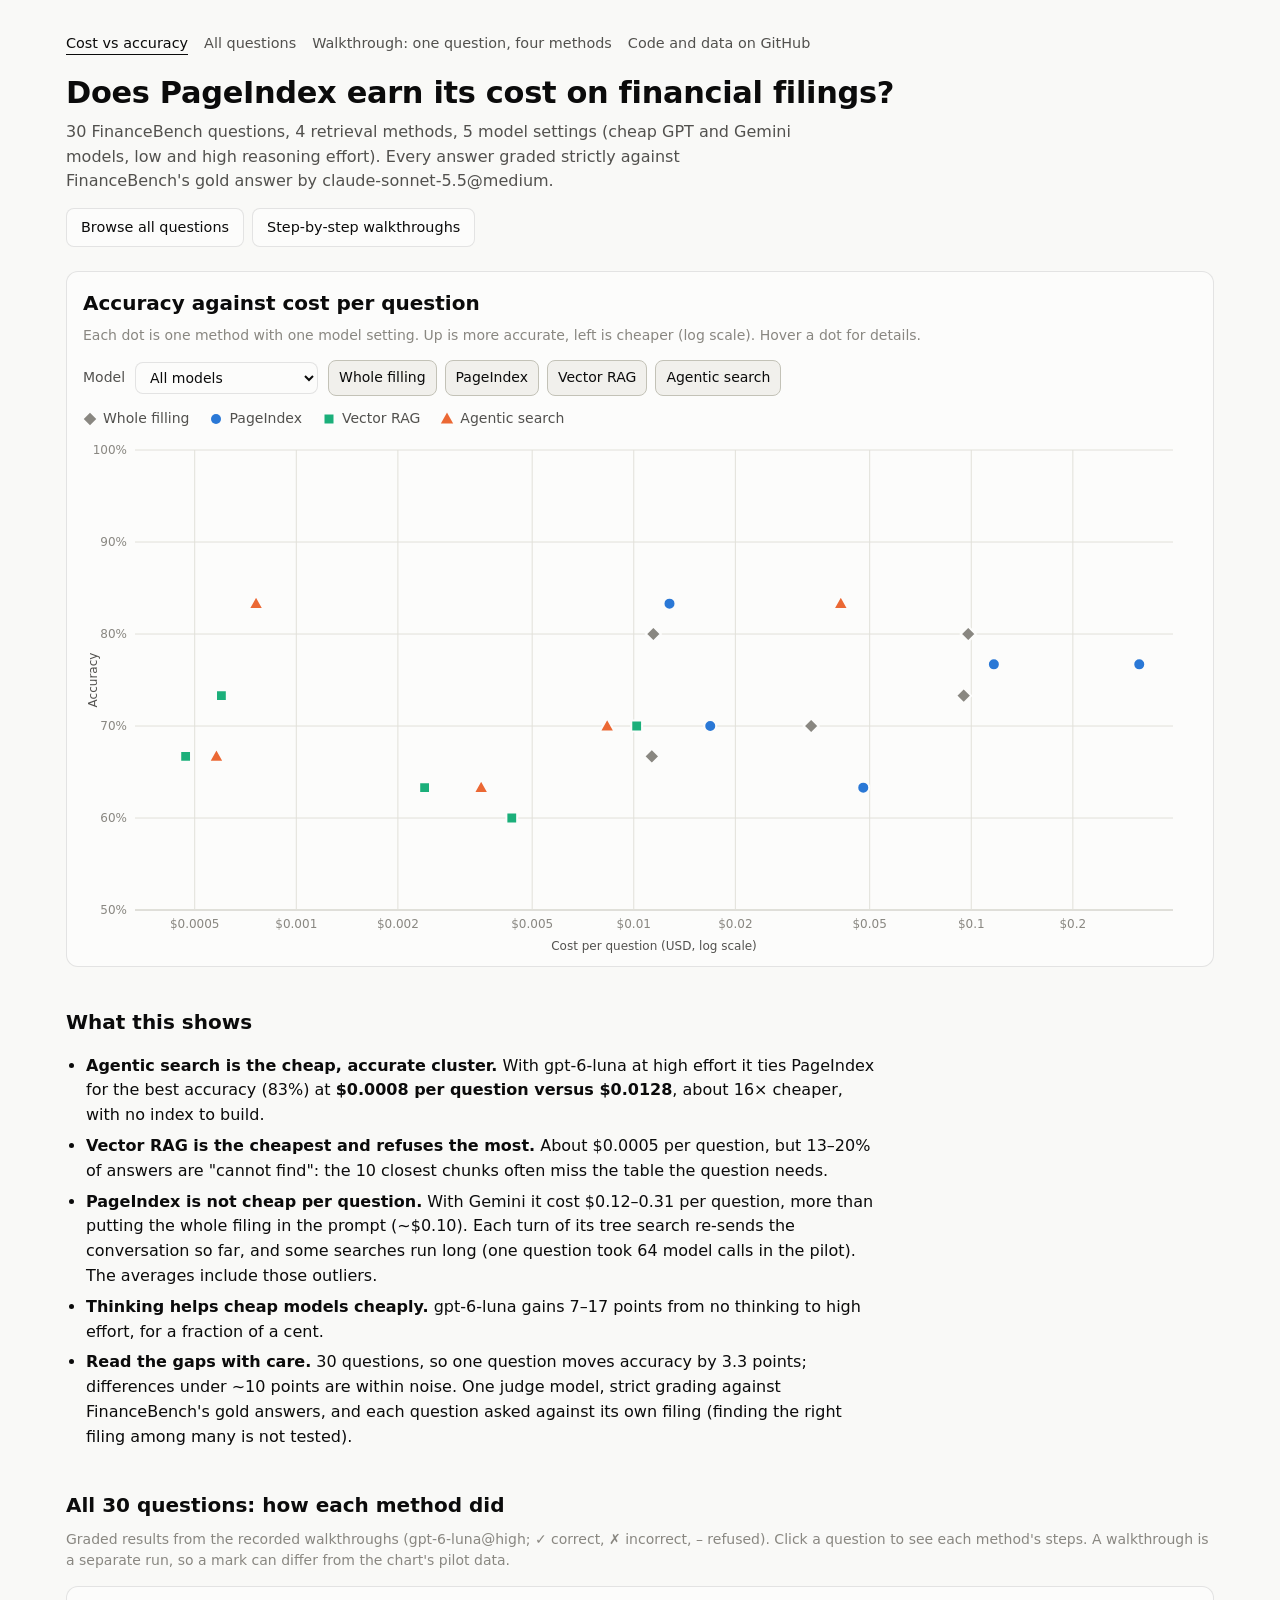
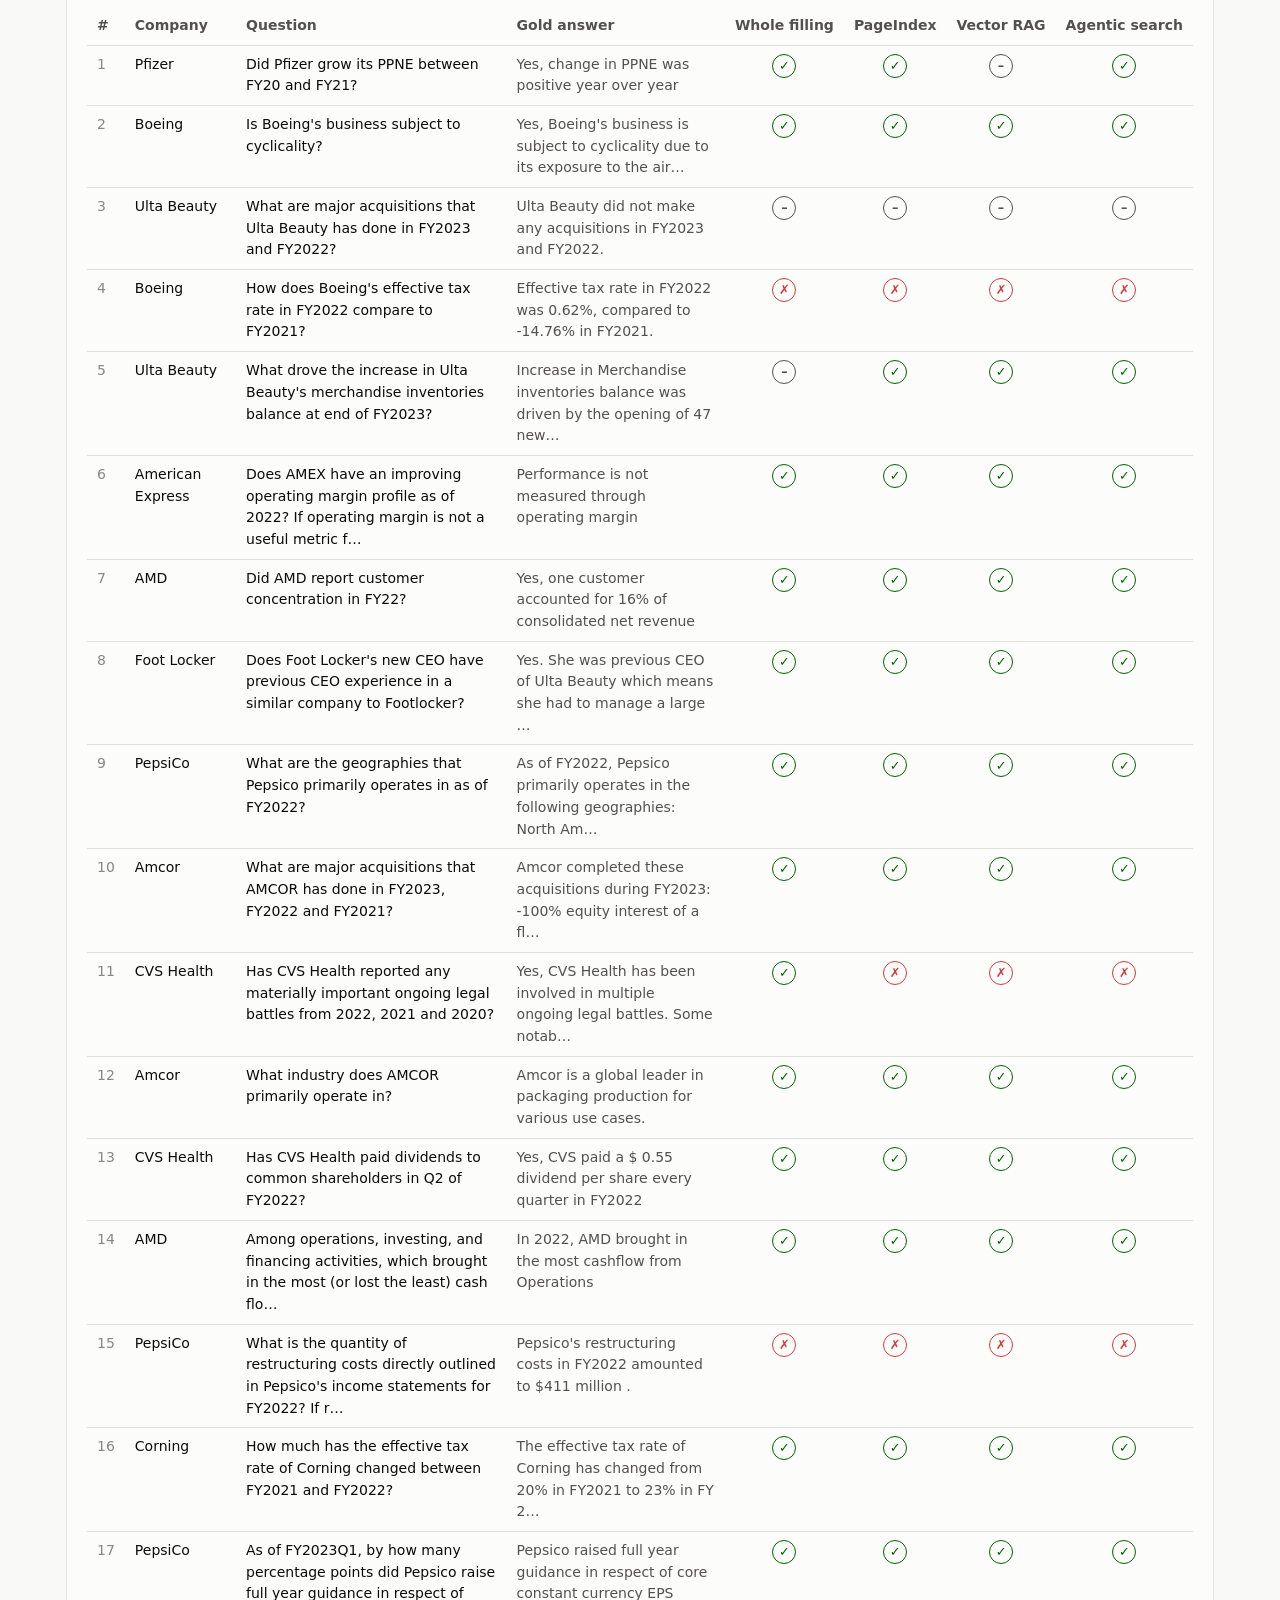
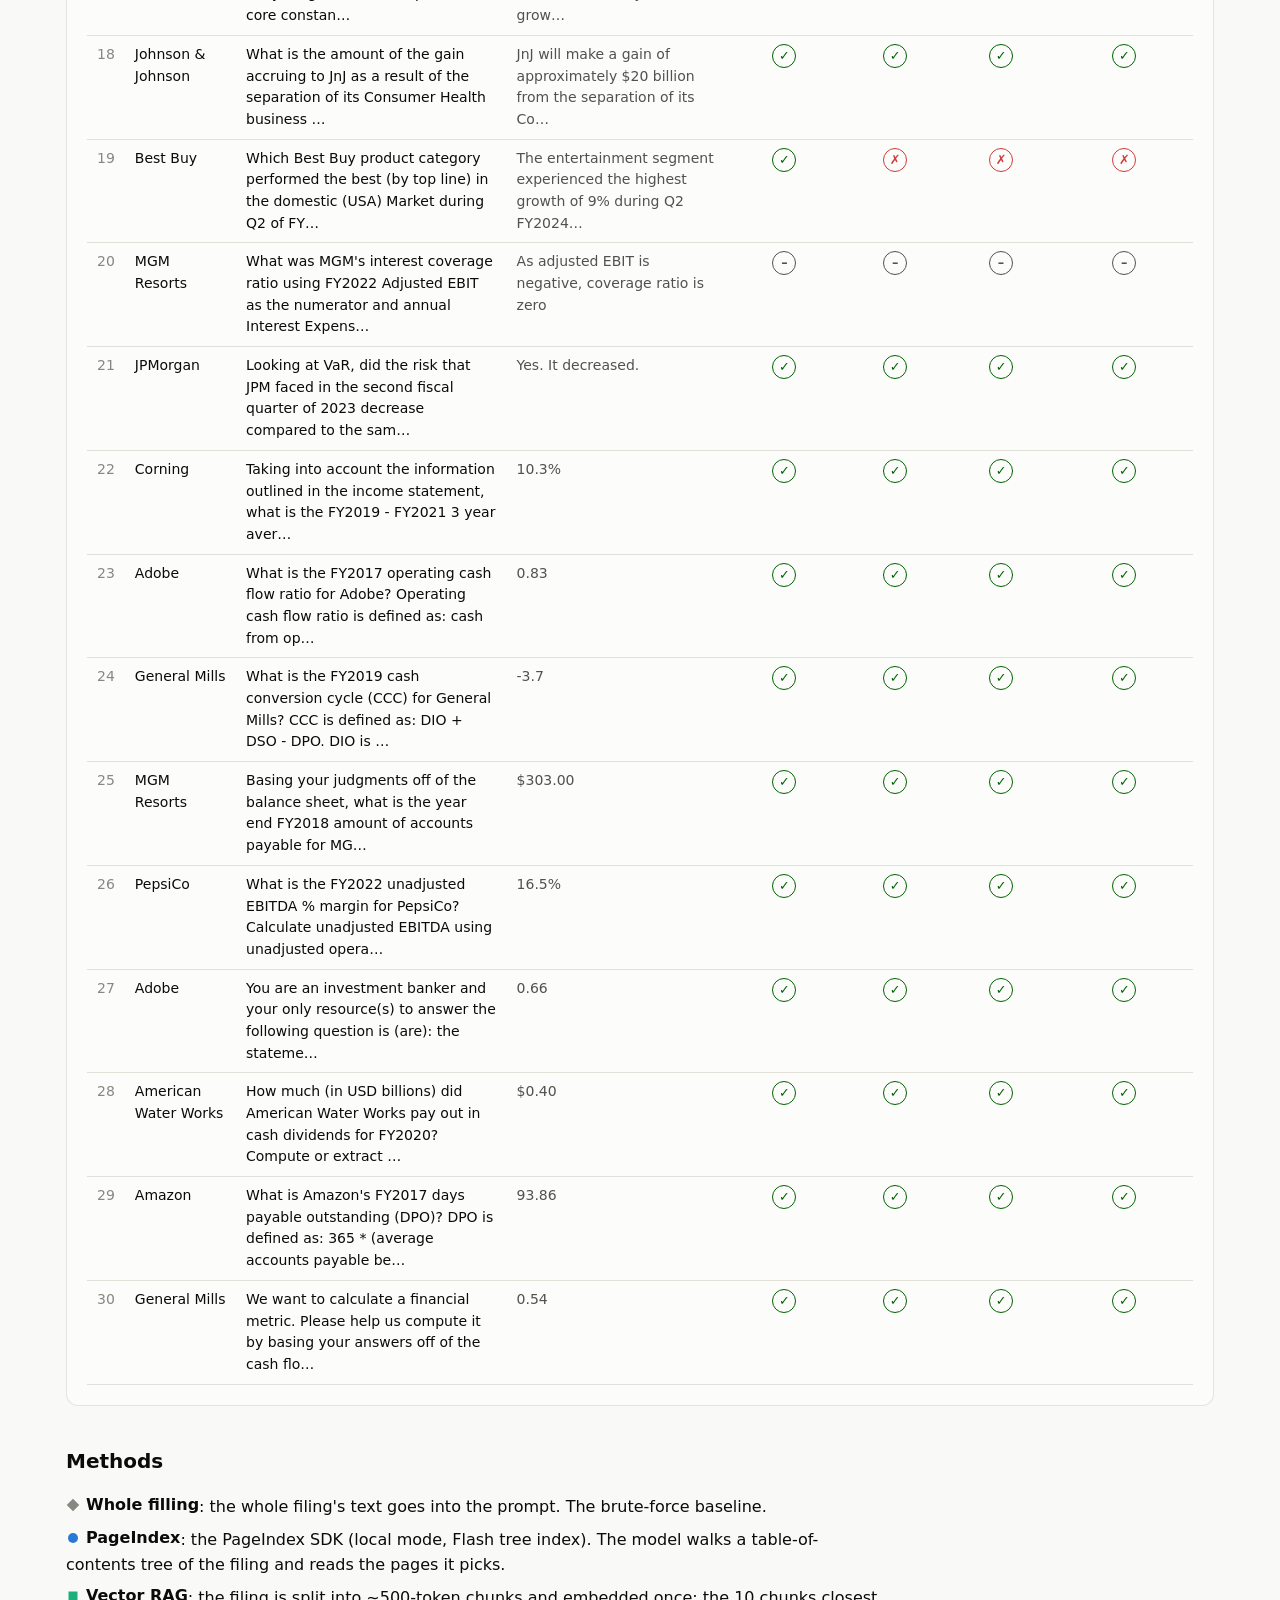
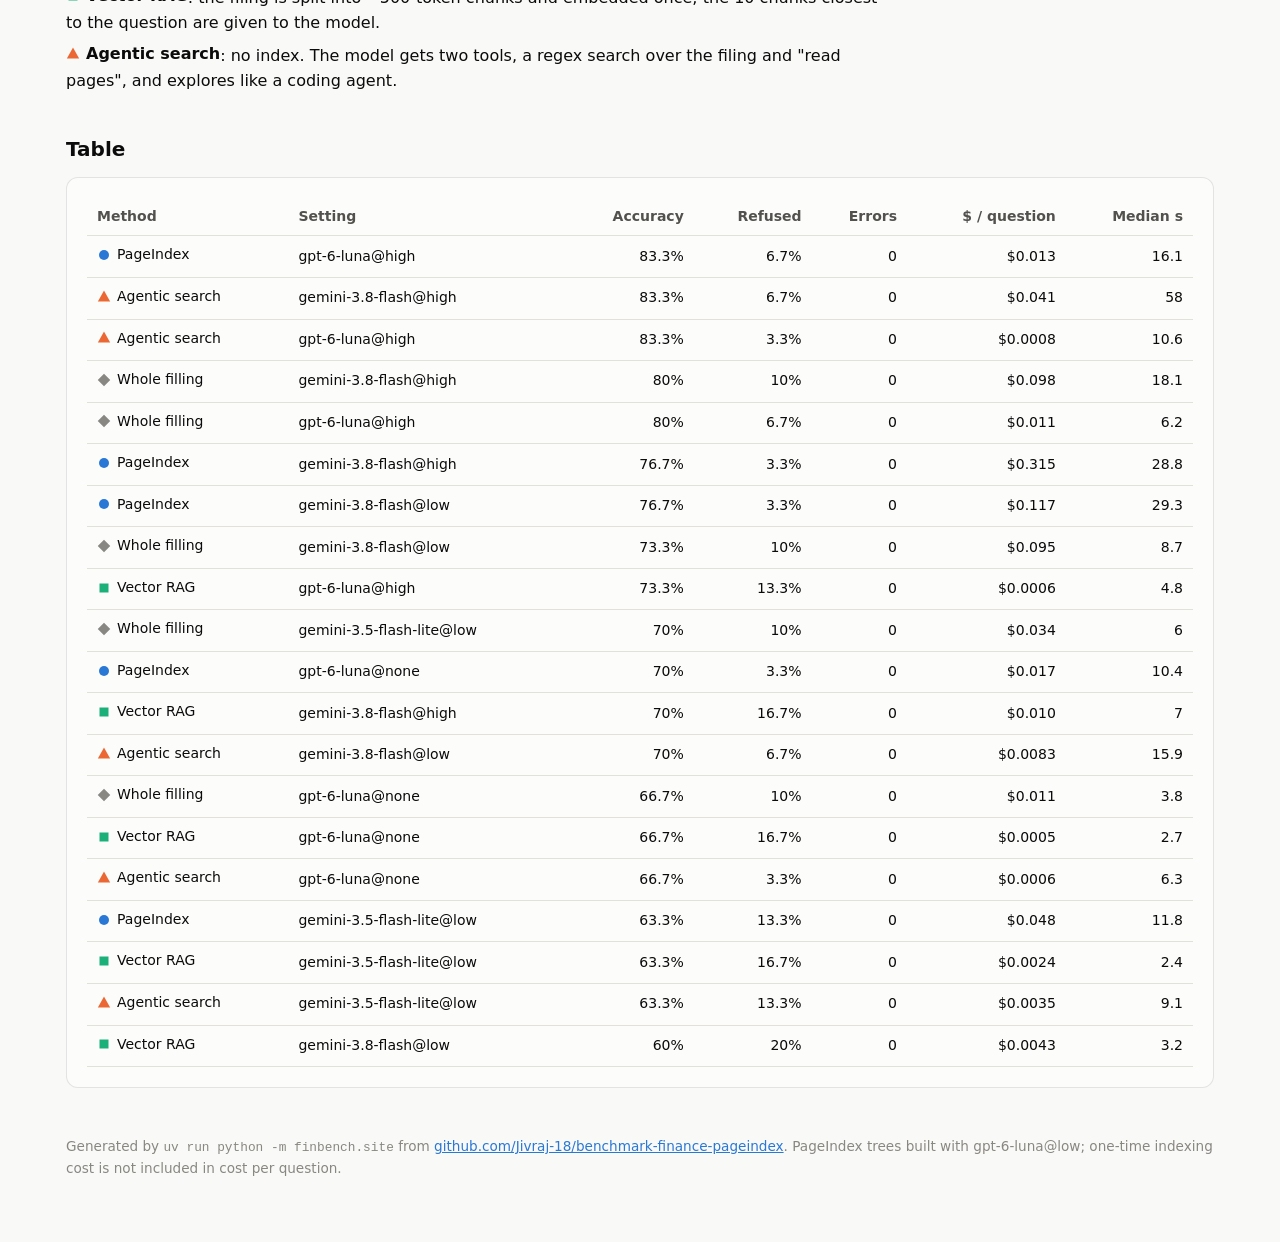
<file: docs/index.html>
<!doctype html>
<html lang="en">
<head>
<meta charset="utf-8">
<meta name="viewport" content="width=device-width, initial-scale=1">
<title>PageIndex Cost vs Accuracy</title>
<meta name="description" content="PageIndex, vector RAG, whole-filing and agentic search on FinanceBench: accuracy against cost per question.">
<link rel="stylesheet" href="style.css">
<style>
  .chart-card { padding: 16px 16px 8px; }
  .filters { display: flex; flex-wrap: wrap; gap: 10px; align-items: center; margin: 10px 0 12px; }
  .filters label { color: var(--ink-2); font-size: 0.875rem; }
  .filters select, .filters button {
    font: inherit; font-size: 0.875rem; border-radius: 8px; border: 1px solid var(--border);
    background: var(--surface); color: var(--ink); padding: 6px 10px;
  }
  .method-buttons { display: flex; flex-wrap: wrap; gap: 8px; }
  .filters button { cursor: pointer; }
  .filters button.active { background: var(--code-bg); border-color: var(--axis); }
  .legend { display: flex; flex-wrap: wrap; gap: 8px 20px; margin: 0 0 8px; font-size: 0.875rem; color: var(--ink-2); }
  #chart { width: 100%; height: auto; display: block; overflow: visible; }
  #chart text { fill: var(--muted); font-size: 12px; font-variant-numeric: tabular-nums; }
  #chart .axis-title { fill: var(--ink-2); font-size: 12px; }
  #chart .grid { stroke: var(--grid); stroke-width: 1; }
  #chart .base { stroke: var(--axis); stroke-width: 1; }
  #chart .mark { stroke: var(--surface); stroke-width: 2; }
  #chart .hit { fill: transparent; cursor: pointer; }
  #chart .hit:focus { outline: none; }
  #chart g.dot:focus-visible .mark, #chart g.dot.active .mark { stroke: var(--ink); }
  #chart .label { fill: var(--ink-2); font-size: 11px; }
  .tip {
    position: fixed; pointer-events: none; z-index: 10; display: none;
    background: var(--raised); color: var(--ink); border: 1px solid var(--border);
    border-radius: 8px; padding: 10px 12px; font-size: 0.8rem; line-height: 1.45;
    box-shadow: 0 4px 16px rgba(0, 0, 0, 0.12); min-width: 200px;
  }
  .tip b { font-weight: 600; }
  .tip .row { display: flex; justify-content: space-between; gap: 16px; }
  .tip .row span:first-child { color: var(--ink-2); }
  table.questions th { cursor: default; }
  table.questions td { vertical-align: top; }
  table.questions td.center, table.questions th.center { text-align: center; }
  table.questions tbody tr { cursor: pointer; }
  table.questions tbody tr:hover, table.questions tbody tr:focus-within { background: var(--code-bg); }
  table.questions td.q a { color: var(--ink); text-decoration: none; }
  table.questions td.q a:hover { text-decoration: underline; }
  table.questions td.gold { color: var(--ink-2); min-width: 22ch; max-width: 34ch; }
  .v { display: inline-grid; place-items: center; width: 24px; height: 24px; border-radius: 50%;
       border: 1px solid currentColor; font-weight: 700; font-size: 0.8rem; }
  .v.correct { color: var(--good-text); } .v.incorrect, .v.error { color: var(--critical); } .v.refusal { color: var(--ink-2); }
</style>
</head>
<body>
<main>
  <nav class="site">
    <a href="index.html" aria-current="page">Cost vs accuracy</a>
    <a href="#questions">All questions</a>
    <a href="walkthrough.html">Walkthrough: one question, four methods</a>
    <a id="repo-link" href="#">Code and data on GitHub</a>
  </nav>

  <header class="page">
    <h1>Does PageIndex earn its cost on financial filings?</h1>
    <p id="subtitle"></p>
    <p class="cta">
      <a class="button" href="#questions">Browse all questions</a>
      <a class="button" href="walkthrough.html">Step-by-step walkthroughs</a>
    </p>
  </header>

  <section class="card chart-card" aria-labelledby="chart-title">
    <h2 id="chart-title" style="margin-top:0">Accuracy against cost per question</h2>
    <p class="small muted" style="margin-top:-6px">Each dot is one method with one model setting. Up is more accurate, left is cheaper (log scale). Hover a dot for details.</p>
    <div class="filters">
      <label for="model-filter">Model</label>
      <select id="model-filter" aria-label="Select model"></select>
      <div class="method-buttons" id="method-filters" aria-label="Select methods"></div>
    </div>
    <div class="legend" id="legend"></div>
    <svg id="chart" role="img" aria-labelledby="chart-title"></svg>
  </section>

  <h2>What this shows</h2>
  <!-- Hand-written from the 2026-10-04 pilot (30 questions). Update when results change. -->
  <ul class="findings" id="findings">
    <li><b>Agentic search is the cheap, accurate cluster.</b> With gpt-6-luna at high effort it ties PageIndex for
      the best accuracy (83%) at <b>$0.0008 per question versus $0.0128</b>, about 16× cheaper, with no index to build.</li>
    <li><b>Vector RAG is the cheapest and refuses the most.</b> About $0.0005 per question, but 13–20% of answers are
      "cannot find": the 10 closest chunks often miss the table the question needs.</li>
    <li><b>PageIndex is not cheap per question.</b> With Gemini it cost $0.12–0.31 per question, more than putting
      the whole filing in the prompt (~$0.10). Each turn of its tree search re-sends the conversation so far, and some
      searches run long (one question took 64 model calls in the pilot). The averages include those outliers.</li>
    <li><b>Thinking helps cheap models cheaply.</b> gpt-6-luna gains 7–17 points from no thinking to high effort,
      for a fraction of a cent.</li>
    <li><b>Read the gaps with care.</b> 30 questions, so one question moves accuracy by 3.3 points; differences under
      ~10 points are within noise. One judge model, strict grading against FinanceBench's gold answers, and each
      question asked against its own filing (finding the right filing among many is not tested).</li>
  </ul>

  <h2 id="questions">All <span id="q-count"></span> questions: how each method did</h2>
  <p class="small muted" id="q-note" style="margin-top:-4px"></p>
  <div class="card table-wrap">
    <table class="data questions" id="qtable">
      <thead><tr>
        <th>#</th><th>Company</th><th>Question</th><th>Gold answer</th>
        <th class="center">Whole filling</th><th class="center">PageIndex</th><th class="center">Vector RAG</th><th class="center">Agentic search</th>
      </tr></thead>
      <tbody></tbody>
    </table>
  </div>

  <h2>Methods</h2>
  <ul class="findings" style="list-style:none;padding-left:0">
    <li><span class="key" data-method="full-context"></span>: the whole filing's text goes into the prompt. The brute-force baseline.</li>
    <li><span class="key" data-method="pageindex"></span>: the PageIndex SDK (local mode, Flash tree index). The model walks a table-of-contents tree of the filing and reads the pages it picks.</li>
    <li><span class="key" data-method="vector-rag"></span>: the filing is split into ~500-token chunks and embedded once; the 10 chunks closest to the question are given to the model.</li>
    <li><span class="key" data-method="agentic-search"></span>: no index. The model gets two tools, a regex search over the filing and "read pages", and explores like a coding agent.</li>
  </ul>

  <h2>Table</h2>
  <div class="card table-wrap">
    <table class="data" id="table">
      <thead><tr>
        <th data-key="method">Method</th><th data-key="config">Setting</th>
        <th class="num" data-key="accuracy_pct">Accuracy</th><th class="num" data-key="refusal_pct">Refused</th>
        <th class="num" data-key="errors">Errors</th><th class="num" data-key="cost_per_q_usd">$ / question</th>
        <th class="num" data-key="median_seconds">Median s</th>
      </tr></thead>
      <tbody></tbody>
    </table>
  </div>

  <footer id="footer"></footer>
</main>
<div class="tip" id="tip" role="tooltip"></div>

<script id="data" type="application/json">{"meta": {"questions": 30, "settings": ["gpt-6-luna@none", "gpt-6-luna@high", "gemini-3.5-flash-lite@low", "gemini-3.8-flash@low", "gemini-3.8-flash@high"], "methods": ["pageindex", "vector-rag", "full-context", "agentic-search"], "judge": "claude-sonnet-5.5@medium", "index_model": "gpt-6-luna@low", "config": "gpt-6-luna@high", "start": "financebench_id_04103", "repo": "https://github.com/Jivraj-18/benchmark-finance-pageindex"}, "cells": [{"method": "agentic-search", "config": "gemini-3.5-flash-lite@low", "family": "google", "questions": 30, "errors": 0, "accuracy_pct": 63.3, "refusal_pct": 13.3, "cost_per_q_usd": 0.00353, "median_seconds": 9.1}, {"method": "agentic-search", "config": "gemini-3.8-flash@high", "family": "google", "questions": 30, "errors": 0, "accuracy_pct": 83.3, "refusal_pct": 6.7, "cost_per_q_usd": 0.04106, "median_seconds": 58.0}, {"method": "agentic-search", "config": "gemini-3.8-flash@low", "family": "google", "questions": 30, "errors": 0, "accuracy_pct": 70.0, "refusal_pct": 6.7, "cost_per_q_usd": 0.00834, "median_seconds": 15.9}, {"method": "agentic-search", "config": "gpt-6-luna@high", "family": "openai", "questions": 30, "errors": 0, "accuracy_pct": 83.3, "refusal_pct": 3.3, "cost_per_q_usd": 0.00076, "median_seconds": 10.6}, {"method": "agentic-search", "config": "gpt-6-luna@none", "family": "openai", "questions": 30, "errors": 0, "accuracy_pct": 66.7, "refusal_pct": 3.3, "cost_per_q_usd": 0.00058, "median_seconds": 6.3}, {"method": "full-context", "config": "gemini-3.5-flash-lite@low", "family": "google", "questions": 30, "errors": 0, "accuracy_pct": 70.0, "refusal_pct": 10.0, "cost_per_q_usd": 0.03354, "median_seconds": 6.0}, {"method": "full-context", "config": "gemini-3.8-flash@high", "family": "google", "questions": 30, "errors": 0, "accuracy_pct": 80.0, "refusal_pct": 10.0, "cost_per_q_usd": 0.09795, "median_seconds": 18.1}, {"method": "full-context", "config": "gemini-3.8-flash@low", "family": "google", "questions": 30, "errors": 0, "accuracy_pct": 73.3, "refusal_pct": 10.0, "cost_per_q_usd": 0.09497, "median_seconds": 8.7}, {"method": "full-context", "config": "gpt-6-luna@high", "family": "openai", "questions": 30, "errors": 0, "accuracy_pct": 80.0, "refusal_pct": 6.7, "cost_per_q_usd": 0.01143, "median_seconds": 6.2}, {"method": "full-context", "config": "gpt-6-luna@none", "family": "openai", "questions": 30, "errors": 0, "accuracy_pct": 66.7, "refusal_pct": 10.0, "cost_per_q_usd": 0.01131, "median_seconds": 3.8}, {"method": "pageindex", "config": "gemini-3.5-flash-lite@low", "family": "google", "questions": 30, "errors": 0, "accuracy_pct": 63.3, "refusal_pct": 13.3, "cost_per_q_usd": 0.04786, "median_seconds": 11.8}, {"method": "pageindex", "config": "gemini-3.8-flash@high", "family": "google", "questions": 30, "errors": 0, "accuracy_pct": 76.7, "refusal_pct": 3.3, "cost_per_q_usd": 0.31461, "median_seconds": 28.8}, {"method": "pageindex", "config": "gemini-3.8-flash@low", "family": "google", "questions": 30, "errors": 0, "accuracy_pct": 76.7, "refusal_pct": 3.3, "cost_per_q_usd": 0.11668, "median_seconds": 29.3}, {"method": "pageindex", "config": "gpt-6-luna@high", "family": "openai", "questions": 30, "errors": 0, "accuracy_pct": 83.3, "refusal_pct": 6.7, "cost_per_q_usd": 0.01276, "median_seconds": 16.1}, {"method": "pageindex", "config": "gpt-6-luna@none", "family": "openai", "questions": 30, "errors": 0, "accuracy_pct": 70.0, "refusal_pct": 3.3, "cost_per_q_usd": 0.01685, "median_seconds": 10.4}, {"method": "vector-rag", "config": "gemini-3.5-flash-lite@low", "family": "google", "questions": 30, "errors": 0, "accuracy_pct": 63.3, "refusal_pct": 16.7, "cost_per_q_usd": 0.0024, "median_seconds": 2.4}, {"method": "vector-rag", "config": "gemini-3.8-flash@high", "family": "google", "questions": 30, "errors": 0, "accuracy_pct": 70.0, "refusal_pct": 16.7, "cost_per_q_usd": 0.0102, "median_seconds": 7.0}, {"method": "vector-rag", "config": "gemini-3.8-flash@low", "family": "google", "questions": 30, "errors": 0, "accuracy_pct": 60.0, "refusal_pct": 20.0, "cost_per_q_usd": 0.00435, "median_seconds": 3.2}, {"method": "vector-rag", "config": "gpt-6-luna@high", "family": "openai", "questions": 30, "errors": 0, "accuracy_pct": 73.3, "refusal_pct": 13.3, "cost_per_q_usd": 0.0006, "median_seconds": 4.8}, {"method": "vector-rag", "config": "gpt-6-luna@none", "family": "openai", "questions": 30, "errors": 0, "accuracy_pct": 66.7, "refusal_pct": 16.7, "cost_per_q_usd": 0.00047, "median_seconds": 2.7}], "questions": [{"n": 1, "id": "financebench_id_00302", "company": "Pfizer", "question": "Did Pfizer grow its PPNE between FY20 and FY21?", "gold": "Yes, change in PPNE was positive year over year", "results": {"pageindex": {"verdict": "correct", "cost": 0.01127864}, "vector-rag": {"verdict": "refusal", "cost": 0.00010635}, "full-context": {"verdict": "correct", "cost": 0.00162533}, "agentic-search": {"verdict": "correct", "cost": 0.00053846}}}, {"n": 2, "id": "financebench_id_00464", "company": "Boeing", "question": "Is Boeing's business subject to cyclicality?", "gold": "Yes, Boeing's business is subject to cyclicality due to its exposure to the airline industry which is a cyclical industry.", "results": {"pageindex": {"verdict": "correct", "cost": 0.028310000000000023}, "vector-rag": {"verdict": "correct", "cost": 0.00042097}, "full-context": {"verdict": "correct", "cost": 0.0112051}, "agentic-search": {"verdict": "correct", "cost": 0.0004536}}}, {"n": 3, "id": "financebench_id_00521", "company": "Ulta Beauty", "question": "What are major acquisitions that Ulta Beauty has done in FY2023 and FY2022?", "gold": "Ulta Beauty did not make any acquisitions in FY2023 and FY2022.", "results": {"pageindex": {"verdict": "refusal", "cost": 0.015659040000000003}, "vector-rag": {"verdict": "refusal", "cost": 0.00010037}, "full-context": {"verdict": "refusal", "cost": 0.0012040899999999999}, "agentic-search": {"verdict": "refusal", "cost": 0.00116418}}}, {"n": 4, "id": "financebench_id_00585", "company": "Boeing", "question": "How does Boeing's effective tax rate in FY2022 compare to FY2021?", "gold": "Effective tax rate in FY2022 was 0.62%, compared to  -14.76% in FY2021.", "results": {"pageindex": {"verdict": "incorrect", "cost": 0.02698952000000002}, "vector-rag": {"verdict": "incorrect", "cost": 0.00065061}, "full-context": {"verdict": "incorrect", "cost": 0.011230400000000001}, "agentic-search": {"verdict": "incorrect", "cost": 0.000379}}}, {"n": 5, "id": "financebench_id_00603", "company": "Ulta Beauty", "question": "What drove the increase in Ulta Beauty's merchandise inventories balance at end of FY2023?", "gold": "Increase in Merchandise inventories balance was driven by the opening of 47 new stores. The answer here assumes FY2023 refers to the 12 months ended on January 28, 2023 (although the company refers to this period as its fiscal 2022.", "results": {"pageindex": {"verdict": "correct", "cost": 0.00826704}, "vector-rag": {"verdict": "correct", "cost": 0.000573}, "full-context": {"verdict": "refusal", "cost": 0.0006589}, "agentic-search": {"verdict": "correct", "cost": 0.00110918}}}, {"n": 6, "id": "financebench_id_00723", "company": "American Express", "question": "Does AMEX have an improving operating margin profile as of 2022? If operating margin is not a useful metric for a company like this, then state that and explain why.", "gold": "Performance is not measured through operating margin", "results": {"pageindex": {"verdict": "correct", "cost": 0.057413920000000014}, "vector-rag": {"verdict": "correct", "cost": 0.00097078}, "full-context": {"verdict": "correct", "cost": 0.017994600000000003}, "agentic-search": {"verdict": "correct", "cost": 0.0016646699999999998}}}, {"n": 7, "id": "financebench_id_00757", "company": "AMD", "question": "Did AMD report customer concentration in FY22?", "gold": "Yes, one customer accounted for 16% of consolidated net revenue", "results": {"pageindex": {"verdict": "correct", "cost": 0.019760640000000003}, "vector-rag": {"verdict": "correct", "cost": 0.00047797}, "full-context": {"verdict": "correct", "cost": 0.0088415}, "agentic-search": {"verdict": "correct", "cost": 0.00027670000000000006}}}, {"n": 8, "id": "financebench_id_00839", "company": "Foot Locker", "question": "Does Foot Locker's new CEO have previous CEO experience in a similar company to Footlocker?", "gold": "Yes. She was previous CEO of Ulta Beauty which means she had to manage a large retail company that has brick and mortar + online business. So yes she was a CEO in a similar company to Foot Locker before this.", "results": {"pageindex": {"verdict": "correct", "cost": 0.009111359999999995}, "vector-rag": {"verdict": "correct", "cost": 0.00045704000000000003}, "full-context": {"verdict": "correct", "cost": 0.0018433000000000002}, "agentic-search": {"verdict": "correct", "cost": 0.0005250900000000001}}}, {"n": 9, "id": "financebench_id_01009", "company": "PepsiCo", "question": "What are the geographies that Pepsico primarily operates in as of FY2022?", "gold": "As of FY2022, Pepsico primarily operates in the following geographies: North America, Latin America, Europe, Africa, Middle East, South Asia, Asia Pacific, Australia, New Zealand and China.", "results": {"pageindex": {"verdict": "correct", "cost": 0.04220751999999997}, "vector-rag": {"verdict": "correct", "cost": 0.00057844}, "full-context": {"verdict": "correct", "cost": 0.026238400000000002}, "agentic-search": {"verdict": "correct", "cost": 0.0005655100000000001}}}, {"n": 10, "id": "financebench_id_01079", "company": "Amcor", "question": "What are major acquisitions that AMCOR has done in FY2023, FY2022 and FY2021?", "gold": "Amcor completed these acquisitions during FY2023:\n-100% equity interest of a flexibles manufacturing company in the Czech Republic\n- 100% equity interest in a medical device packaging manufacturing site in\nShanghai, China.\n-acquisition of a New Zealand-based leading manufacturer of state-of-the-art, automated protein\npackaging machines.", "results": {"pageindex": {"verdict": "correct", "cost": 0.02238504000000001}, "vector-rag": {"verdict": "correct", "cost": 0.00074836}, "full-context": {"verdict": "correct", "cost": 0.0107416}, "agentic-search": {"verdict": "correct", "cost": 0.0014465900000000002}}}, {"n": 11, "id": "financebench_id_01107", "company": "CVS Health", "question": "Has CVS Health reported any materially important ongoing legal battles from 2022, 2021 and 2020?", "gold": "Yes, CVS Health has been involved in multiple ongoing legal battles. Some notable legal dispute areas for CVS are: (1) usual and customary pricing litigation: where it's claimed that CVS\u00e2\u0080\u0099s retail pharmacies overcharged for prescription drugs; (2) PBM litigation and investigations: where it's claimed that that rebate agreements between the drug manufacturers and PBMs caused inflated prices for certain drug products; and (3) controlled substances litigation: legal matters around opioids for which CVS has agreed to pay up to $4.3 billion to claimants in remediation and $625 million to attorneys and fees", "results": {"pageindex": {"verdict": "incorrect", "cost": 0.06273296000000005}, "vector-rag": {"verdict": "incorrect", "cost": 0.00063918}, "full-context": {"verdict": "correct", "cost": 0.0023293599999999995}, "agentic-search": {"verdict": "incorrect", "cost": 0.00430006}}}, {"n": 12, "id": "financebench_id_01148", "company": "Amcor", "question": "What industry does AMCOR primarily operate in?", "gold": "Amcor is a global leader in packaging production for various use cases.", "results": {"pageindex": {"verdict": "correct", "cost": 0.021094560000000005}, "vector-rag": {"verdict": "correct", "cost": 0.00035687}, "full-context": {"verdict": "correct", "cost": 0.010504800000000002}, "agentic-search": {"verdict": "correct", "cost": 0.00041492000000000005}}}, {"n": 13, "id": "financebench_id_01244", "company": "CVS Health", "question": "Has CVS Health paid dividends to common shareholders in Q2 of FY2022?", "gold": "Yes, CVS paid a $ 0.55 dividend per share every quarter in FY2022", "results": {"pageindex": {"verdict": "correct", "cost": 0.06202128000000001}, "vector-rag": {"verdict": "correct", "cost": 0.00053158}, "full-context": {"verdict": "correct", "cost": 0.017734200000000002}, "agentic-search": {"verdict": "correct", "cost": 0.0014546700000000001}}}, {"n": 14, "id": "financebench_id_01279", "company": "AMD", "question": "Among operations, investing, and financing activities, which brought in the most (or lost the least) cash flow for AMD in FY22?", "gold": "In 2022, AMD brought in the most cashflow from Operations", "results": {"pageindex": {"verdict": "correct", "cost": 0.03872007999999998}, "vector-rag": {"verdict": "correct", "cost": 0.00053034}, "full-context": {"verdict": "correct", "cost": 0.008879399999999999}, "agentic-search": {"verdict": "correct", "cost": 0.0005045}}}, {"n": 15, "id": "financebench_id_01328", "company": "PepsiCo", "question": "What is the quantity of restructuring costs directly outlined in Pepsico's income statements for FY2022? If restructuring costs are not explicitly outlined then state 0.", "gold": "Pepsico's restructuring costs in FY2022 amounted to $411 million .", "results": {"pageindex": {"verdict": "incorrect", "cost": 0.04118472000000002}, "vector-rag": {"verdict": "incorrect", "cost": 0.00055629}, "full-context": {"verdict": "incorrect", "cost": 0.026193900000000003}, "agentic-search": {"verdict": "incorrect", "cost": 0.00120859}}}, {"n": 16, "id": "financebench_id_01346", "company": "Corning", "question": "How much has the effective tax rate of Corning changed between FY2021 and FY2022?", "gold": "The effective tax rate of Corning has changed from 20% in FY2021 to 23% in FY 2022.", "results": {"pageindex": {"verdict": "correct", "cost": 0.006540159999999999}, "vector-rag": {"verdict": "correct", "cost": 0.0004869}, "full-context": {"verdict": "correct", "cost": 0.0104618}, "agentic-search": {"verdict": "correct", "cost": 0.0004956}}}, {"n": 17, "id": "financebench_id_01476", "company": "PepsiCo", "question": "As of FY2023Q1, by how many percentage points did Pepsico raise full year guidance in respect of core constant currency EPS growth?", "gold": "Pepsico raised full year guidance in respect of core constant currency EPS growth by 1 percentage point.", "results": {"pageindex": {"verdict": "correct", "cost": 0.0102612}, "vector-rag": {"verdict": "correct", "cost": 0.0005115}, "full-context": {"verdict": "correct", "cost": 0.0009626}, "agentic-search": {"verdict": "correct", "cost": 0.0004111}}}, {"n": 18, "id": "financebench_id_01490", "company": "Johnson & Johnson", "question": "What is the amount of the gain accruing to JnJ as a result of the separation of its Consumer Health business segment, as of August 30, 2023?", "gold": "JnJ will make a gain of approximately $20 billion from the separation of its Consumer Health business segment.", "results": {"pageindex": {"verdict": "correct", "cost": 0.00873384}, "vector-rag": {"verdict": "correct", "cost": 0.00045198000000000005}, "full-context": {"verdict": "correct", "cost": 0.0017125}, "agentic-search": {"verdict": "correct", "cost": 0.00079317}}}, {"n": 19, "id": "financebench_id_01902", "company": "Best Buy", "question": "Which Best Buy product category performed the best (by top line) in the domestic (USA) Market during Q2 of FY2024?", "gold": "The entertainment segment experienced the highest growth of 9% during Q2 FY2024, primarily from gaming division.", "results": {"pageindex": {"verdict": "incorrect", "cost": 0.011589440000000001}, "vector-rag": {"verdict": "incorrect", "cost": 0.00074934}, "full-context": {"verdict": "correct", "cost": 0.0025874}, "agentic-search": {"verdict": "incorrect", "cost": 0.00038099}}}, {"n": 20, "id": "financebench_id_01911", "company": "MGM Resorts", "question": "What was MGM's interest coverage ratio using FY2022 Adjusted EBIT as the numerator and annual Interest Expense as the denominator?", "gold": "As adjusted EBIT is negative, coverage ratio is zero", "results": {"pageindex": {"verdict": "refusal", "cost": 0.014569119999999996}, "vector-rag": {"verdict": "refusal", "cost": 0.00059478}, "full-context": {"verdict": "refusal", "cost": 0.0013892}, "agentic-search": {"verdict": "refusal", "cost": 0.0011214}}}, {"n": 21, "id": "financebench_id_02049", "company": "JPMorgan", "question": "Looking at VaR, did the risk that JPM faced in the second fiscal quarter of 2023 decrease compared to the same period in the prior year?", "gold": "Yes. It decreased.", "results": {"pageindex": {"verdict": "correct", "cost": 0.06318120000000003}, "vector-rag": {"verdict": "correct", "cost": 0.0005900600000000001}, "full-context": {"verdict": "correct", "cost": 0.019080299999999998}, "agentic-search": {"verdict": "correct", "cost": 0.00056784}}}, {"n": 22, "id": "financebench_id_02981", "company": "Corning", "question": "Taking into account the information outlined in the income statement, what is the FY2019 - FY2021 3 year average unadjusted operating income % margin for Corning? Answer in units of percents and round to one decimal place.", "gold": "10.3%", "results": {"pageindex": {"verdict": "correct", "cost": 0.0103582}, "vector-rag": {"verdict": "correct", "cost": 0.0005859400000000001}, "full-context": {"verdict": "correct", "cost": 0.015156300000000001}, "agentic-search": {"verdict": "correct", "cost": 0.00057843}}}, {"n": 23, "id": "financebench_id_03856", "company": "Adobe", "question": "What is the FY2017 operating cash flow ratio for Adobe? Operating cash flow ratio is defined as: cash from operations / total current liabilities. Round your answer to two decimal places. Please utilize information provided primarily within the balance sheet and the cash flow statement.", "gold": "0.83", "results": {"pageindex": {"verdict": "correct", "cost": 0.027286479999999988}, "vector-rag": {"verdict": "correct", "cost": 0.00056186}, "full-context": {"verdict": "correct", "cost": 0.0086791}, "agentic-search": {"verdict": "correct", "cost": 0.0004981300000000001}}}, {"n": 24, "id": "financebench_id_04103", "company": "General Mills", "question": "What is the FY2019 cash conversion cycle (CCC) for General Mills? CCC is defined as: DIO + DSO - DPO. DIO is defined as: 365 * (average inventory between FY2018 and FY2019) / (FY2019 COGS). DSO is defined as: 365 * (average accounts receivable between FY2018 and FY2019) / (FY2019 Revenue). DPO is defined as: 365 * (average accounts payable between FY2018 and FY2019) / (FY2019 COGS + change in inventory between FY2018 and FY2019). Round your answer to two decimal places. Address the question by using the line items and information shown within the income statement and the balance sheet.", "gold": "-3.7", "results": {"pageindex": {"verdict": "correct", "cost": 0.00906464}, "vector-rag": {"verdict": "correct", "cost": 0.00095617}, "full-context": {"verdict": "correct", "cost": 0.0105403}, "agentic-search": {"verdict": "correct", "cost": 0.0012373400000000002}}}, {"n": 25, "id": "financebench_id_04171", "company": "MGM Resorts", "question": "Basing your judgments off of the balance sheet, what is the year end FY2018 amount of accounts payable for MGM Resorts? Answer in USD millions.", "gold": "$303.00", "results": {"pageindex": {"verdict": "correct", "cost": 0.0019869199999999997}, "vector-rag": {"verdict": "correct", "cost": 0.0006082300000000001}, "full-context": {"verdict": "correct", "cost": 0.0152306}, "agentic-search": {"verdict": "correct", "cost": 0.0004365}}}, {"n": 26, "id": "financebench_id_04481", "company": "PepsiCo", "question": "What is the FY2022 unadjusted EBITDA % margin for PepsiCo? Calculate unadjusted EBITDA using unadjusted operating income and D&A (from cash flow statement). Give a response to the question by relying on the details shown in the statement of cash flows and the P&L statement.", "gold": "16.5%", "results": {"pageindex": {"verdict": "correct", "cost": 0.03904576000000001}, "vector-rag": {"verdict": "correct", "cost": 0.0005200599999999999}, "full-context": {"verdict": "correct", "cost": 0.0261977}, "agentic-search": {"verdict": "correct", "cost": 0.0007472000000000001}}}, {"n": 27, "id": "financebench_id_04735", "company": "Adobe", "question": "You are an investment banker and your only resource(s) to answer the following question is (are): the statement of financial position and the cash flow statement. Here's the question: what is the FY2015 operating cash flow ratio for Adobe? Operating cash flow ratio is defined as: cash from operations / total current liabilities. Round your answer to two decimal places.", "gold": "0.66", "results": {"pageindex": {"verdict": "correct", "cost": 0.021715560000000002}, "vector-rag": {"verdict": "correct", "cost": 0.00059229}, "full-context": {"verdict": "correct", "cost": 0.0094486}, "agentic-search": {"verdict": "correct", "cost": 0.00049827}}}, {"n": 28, "id": "financebench_id_05718", "company": "American Water Works", "question": "How much (in USD billions) did American Water Works pay out in cash dividends for FY2020? Compute or extract the answer by primarily using the details outlined in the statement of cash flows.", "gold": "$0.40", "results": {"pageindex": {"verdict": "correct", "cost": 0.008815800000000004}, "vector-rag": {"verdict": "correct", "cost": 0.0022621699999999995}, "full-context": {"verdict": "correct", "cost": 0.0130845}, "agentic-search": {"verdict": "correct", "cost": 0.0004908}}}, {"n": 29, "id": "financebench_id_06655", "company": "Amazon", "question": "What is Amazon's FY2017 days payable outstanding (DPO)? DPO is defined as: 365 * (average accounts payable between FY2016 and FY2017) / (FY2017 COGS + change in inventory between FY2016 and FY2017). Round your answer to two decimal places. Address the question by using the line items and information shown within the balance sheet and the P&L statement.", "gold": "93.86", "results": {"pageindex": {"verdict": "correct", "cost": 0.0009911}, "vector-rag": {"verdict": "correct", "cost": 0.00062868}, "full-context": {"verdict": "correct", "cost": 0.0066275}, "agentic-search": {"verdict": "correct", "cost": 0.00068994}}}, {"n": 30, "id": "financebench_id_10136", "company": "General Mills", "question": "We want to calculate a financial metric. Please help us compute it by basing your answers off of the cash flow statement and the income statement. Here's the question: what is the FY2022 retention ratio (using total cash dividends paid and net income attributable to shareholders) for General Mills? Round answer to two decimal places.", "gold": "0.54", "results": {"pageindex": {"verdict": "correct", "cost": 0.020491240000000008}, "vector-rag": {"verdict": "correct", "cost": 0.00071158}, "full-context": {"verdict": "correct", "cost": 0.0093306}, "agentic-search": {"verdict": "correct", "cost": 0.00098342}}}]}</script>
<script>
const { meta, cells, questions } = JSON.parse(document.getElementById("data").textContent);
const METHOD_ORDER = ["full-context", "pageindex", "vector-rag", "agentic-search"];
const LABELS = { "full-context": "Whole filling", "pageindex": "PageIndex", "vector-rag": "Vector RAG", "agentic-search": "Agentic search" };
const SHAPES = { "pageindex": "circle", "vector-rag": "square", "full-context": "diamond", "agentic-search": "triangle" };
const fmtCost = c => c >= 0.01 ? "$" + c.toFixed(3) : "$" + c.toFixed(4);
const orderedMethods = METHOD_ORDER.filter(m => meta.methods.includes(m));
const methodRank = Object.fromEntries(orderedMethods.map((m, i) => [m, i]));
const orderedCells = [...cells].sort((a, b) =>
  (methodRank[a.method] ?? 99) - (methodRank[b.method] ?? 99) || a.config.localeCompare(b.config)
);
const modelNames = [...new Set(orderedCells.map(c => c.config.split("@")[0]))];
const modelFilter = document.getElementById("model-filter");
const methodFilters = document.getElementById("method-filters");
let activeModel = "";
const activeMethods = new Set(orderedMethods);

document.getElementById("repo-link").href = meta.repo;
document.getElementById("subtitle").textContent =
  `${meta.questions} FinanceBench questions, ${orderedMethods.length} retrieval methods, ${meta.settings.length} model settings ` +
  `(cheap GPT and Gemini models, low and high reasoning effort). Every answer graded strictly against FinanceBench's ` +
  `gold answer by ${meta.judge}.`;
document.getElementById("footer").innerHTML =
  `Generated by <code>uv run python -m finbench.site</code> from <a href="${meta.repo}">${meta.repo.replace("https://", "")}</a>. ` +
  `PageIndex trees built with ${meta.index_model}; one-time indexing cost is not included in cost per question.`;

// marker shapes, centred on 0,0
function shapePath(shape, r) {
  if (shape === "square") { const s = r * 0.9; return `M${-s},${-s}H${s}V${s}H${-s}Z`; }
  if (shape === "diamond") { const s = r * 1.25; return `M0,${-s}L${s},0L0,${s}L${-s},0Z`; }
  if (shape === "triangle") { const s = r * 1.3; return `M0,${-s}L${s * 0.95},${s * 0.7}L${-s * 0.95},${s * 0.7}Z`; }
  return `M${-r},0A${r},${r} 0 1,0 ${r},0A${r},${r} 0 1,0 ${-r},0Z`;
}
function keySvg(method) {
  return `<svg width="14" height="14" viewBox="-7 -7 14 14" aria-hidden="true"><path d="${shapePath(SHAPES[method], 5)}" fill="var(--${method})"/></svg>`;
}
document.querySelectorAll(".key[data-method]").forEach(el => {
  el.innerHTML = keySvg(el.dataset.method) + `<b>${LABELS[el.dataset.method]}</b>`;
});
function methodButtons() {
  methodFilters.innerHTML = orderedMethods.map(m =>
    `<button type="button" data-method="${m}" class="${activeMethods.has(m) ? "active" : ""}" aria-pressed="${activeMethods.has(m)}">${LABELS[m]}</button>`
  ).join("");
}
function legend() {
  const visible = orderedMethods.filter(m => activeMethods.has(m));
  document.getElementById("legend").innerHTML = visible.map(m => `<span class="key">${keySvg(m)}${LABELS[m]}</span>`).join("");
}
modelFilter.innerHTML =
  `<option value="">All models</option>` + modelNames.map(model => `<option value="${model}">${model}</option>`).join("");
modelFilter.addEventListener("change", () => { activeModel = modelFilter.value; draw(); });
methodFilters.addEventListener("click", e => {
  const m = e.target?.dataset?.method;
  if (!m) return;
  if (activeMethods.has(m)) {
    if (activeMethods.size === 1) return;
    activeMethods.delete(m);
  } else activeMethods.add(m);
  methodButtons();
  draw();
});
methodButtons();
legend();

// ---- chart
const svg = document.getElementById("chart");
const tip = document.getElementById("tip");
function draw() {
  const filtered = orderedCells.filter(c => (!activeModel || c.config.startsWith(`${activeModel}@`)) && activeMethods.has(c.method));
  legend();
  if (!filtered.length) {
    svg.innerHTML = `<text x="14" y="26">No data for this filter.</text>`;
    return;
  }
  const W = Math.max(svg.parentElement.clientWidth - 32, 300), H = Math.round(Math.min(520, Math.max(340, W * 0.55)));
  const M = { top: 12, right: 24, bottom: 48, left: 52 };
  svg.setAttribute("viewBox", `0 0 ${W} ${H}`);
  const costs = filtered.map(c => c.cost_per_q_usd).filter(c => c > 0);
  const lo = Math.log10(Math.min(...costs)) - 0.15, hi = Math.log10(Math.max(...costs)) + 0.1;
  const accs = filtered.map(c => c.accuracy_pct);
  const yLo = Math.max(0, Math.floor((Math.min(...accs) - 5) / 10) * 10), yHi = 100;
  const x = c => M.left + (Math.log10(c) - lo) / (hi - lo) * (W - M.left - M.right);
  const y = a => M.top + (yHi - a) / (yHi - yLo) * (H - M.top - M.bottom);

  let s = "";
  for (let a = yLo; a <= yHi; a += 10) {
    s += `<line class="${a === yLo ? "base" : "grid"}" x1="${M.left}" x2="${W - M.right}" y1="${y(a)}" y2="${y(a)}"/>`;
    s += `<text x="${M.left - 8}" y="${y(a) + 4}" text-anchor="end">${a}%</text>`;
  }
  const ticks = [];
  for (let e = Math.floor(lo); e <= Math.ceil(hi); e++) for (const m of (W > 700 ? [1, 2, 5] : [1])) {
    const v = m * 10 ** e; if (Math.log10(v) >= lo - 1e-9 && Math.log10(v) <= hi + 1e-9) ticks.push(v);
  }
  for (const v of ticks) {
    s += `<line class="grid" x1="${x(v)}" x2="${x(v)}" y1="${M.top}" y2="${H - M.bottom}"/>`;
    s += `<text x="${x(v)}" y="${H - M.bottom + 18}" text-anchor="middle">$${v < 0.01 ? v.toFixed(4).replace(/0+$/, "") : v.toFixed(2).replace(/0+$/, "").replace(/\.$/, "")}</text>`;
  }
  s += `<text class="axis-title" x="${(M.left + W - M.right) / 2}" y="${H - 8}" text-anchor="middle">Cost per question (USD, log scale)</text>`;
  s += `<text class="axis-title" transform="translate(14 ${(M.top + H - M.bottom) / 2}) rotate(-90)" text-anchor="middle">Accuracy</text>`;

  filtered.forEach((c, i) => {
    if (!(c.cost_per_q_usd > 0)) return;
    s += `<g class="dot" tabindex="0" data-i="${i}" transform="translate(${x(c.cost_per_q_usd)} ${y(c.accuracy_pct)})" aria-label="${LABELS[c.method]}, ${c.config}: ${c.accuracy_pct}% at ${fmtCost(c.cost_per_q_usd)} per question">` +
         `<path class="mark" d="${shapePath(SHAPES[c.method], 6)}" fill="var(--${c.method})"/>` +
         `<circle class="hit" r="12"/></g>`;
  });
  svg.innerHTML = s;
  svg.querySelectorAll("g.dot").forEach(g => {
    const show = ev => {
      const c = filtered[+g.dataset.i];
      svg.querySelectorAll("g.dot.active").forEach(d => d.classList.remove("active"));
      g.classList.add("active");
      tip.innerHTML = `<div style="margin-bottom:6px">${keySvg(c.method)} <b>${LABELS[c.method]}</b><br><span class="muted">${c.config}</span></div>` +
        [["Accuracy", `${c.accuracy_pct}% of ${c.questions}`], ["Refused", `${c.refusal_pct}%`], ["Errors", c.errors],
         ["Cost / question", fmtCost(c.cost_per_q_usd)], ["Median time", `${c.median_seconds}s`]]
          .map(([k, v]) => `<div class="row"><span>${k}</span><span>${v}</span></div>`).join("");
      tip.style.display = "block";
      const r = (ev && ev.clientX !== undefined) ? { x: ev.clientX, y: ev.clientY } : (() => { const b = g.getBoundingClientRect(); return { x: b.right, y: b.top }; })();
      const tw = tip.offsetWidth, th = tip.offsetHeight;
      tip.style.left = Math.min(r.x + 14, window.innerWidth - tw - 8) + "px";
      tip.style.top = Math.max(8, Math.min(r.y - th / 2, window.innerHeight - th - 8)) + "px";
    };
    const hide = () => { tip.style.display = "none"; g.classList.remove("active"); };
    g.addEventListener("mousemove", show); g.addEventListener("focus", show);
    g.addEventListener("mouseleave", hide); g.addEventListener("blur", hide);
  });
}
draw();
addEventListener("resize", draw);

// ---- table (click a header to sort)
const tbody = document.querySelector("#table tbody");
let sortKey = "accuracy_pct", sortDir = -1;
function table() {
  const rows = [...orderedCells].sort((a, b) => (a[sortKey] > b[sortKey] ? 1 : a[sortKey] < b[sortKey] ? -1 : 0) * sortDir);
  tbody.innerHTML = rows.map(c => `<tr><td><span class="key">${keySvg(c.method)}${LABELS[c.method]}</span></td><td>${c.config}</td>` +
    `<td class="num">${c.accuracy_pct}%</td><td class="num">${c.refusal_pct}%</td><td class="num">${c.errors}</td>` +
    `<td class="num">${c.cost_per_q_usd == null ? "–" : fmtCost(c.cost_per_q_usd)}</td><td class="num">${c.median_seconds ?? "–"}</td></tr>`).join("");
}
// ---- all questions: one row per question, each method's verdict; a row opens its walkthrough
const ICONS = { correct: "✓", incorrect: "✗", refusal: "–", error: "!" };
const escq = s => String(s ?? "").replace(/[&<>"]/g, ch => ({ "&": "&amp;", "<": "&lt;", ">": "&gt;", '"': "&quot;" }[ch]));
const short = (s, n) => s.length > n ? s.slice(0, n - 1) + "…" : s;
document.getElementById("q-count").textContent = questions.length;
document.getElementById("q-note").textContent =
  `Graded results from the recorded walkthroughs (${meta.config}; ✓ correct, ✗ incorrect, – refused). ` +
  `Click a question to see each method's steps. A walkthrough is a separate run, so a mark can differ from the chart's pilot data.`;
document.querySelector("#qtable tbody").innerHTML = questions.map(q => {
  const href = `walkthrough.html#${q.id}`;
  const marks = orderedMethods.map(m => {
    const r = q.results[m];
    return r ? `<td class="center"><span class="v ${r.verdict}" title="${LABELS[m]}: ${r.verdict}" aria-label="${LABELS[m]}: ${r.verdict}">${ICONS[r.verdict] || "?"}</span></td>`
             : `<td class="center muted">·</td>`;
  }).join("");
  return `<tr data-href="${href}"><td class="muted">${q.n}</td><td>${escq(q.company)}</td>` +
    `<td class="q"><a href="${href}">${escq(short(q.question, 110))}</a></td><td class="gold">${escq(short(q.gold, 80))}</td>${marks}</tr>`;
}).join("");
document.querySelectorAll("#qtable tbody tr").forEach(tr => tr.addEventListener("click", e => {
  if (!e.target.closest("a")) location.href = tr.dataset.href;
}));

document.querySelectorAll("#table th").forEach(th => th.addEventListener("click", () => {
  sortDir = sortKey === th.dataset.key ? -sortDir : -1; sortKey = th.dataset.key; table();
}));
table();
</script>
</body>
</html>
</file>
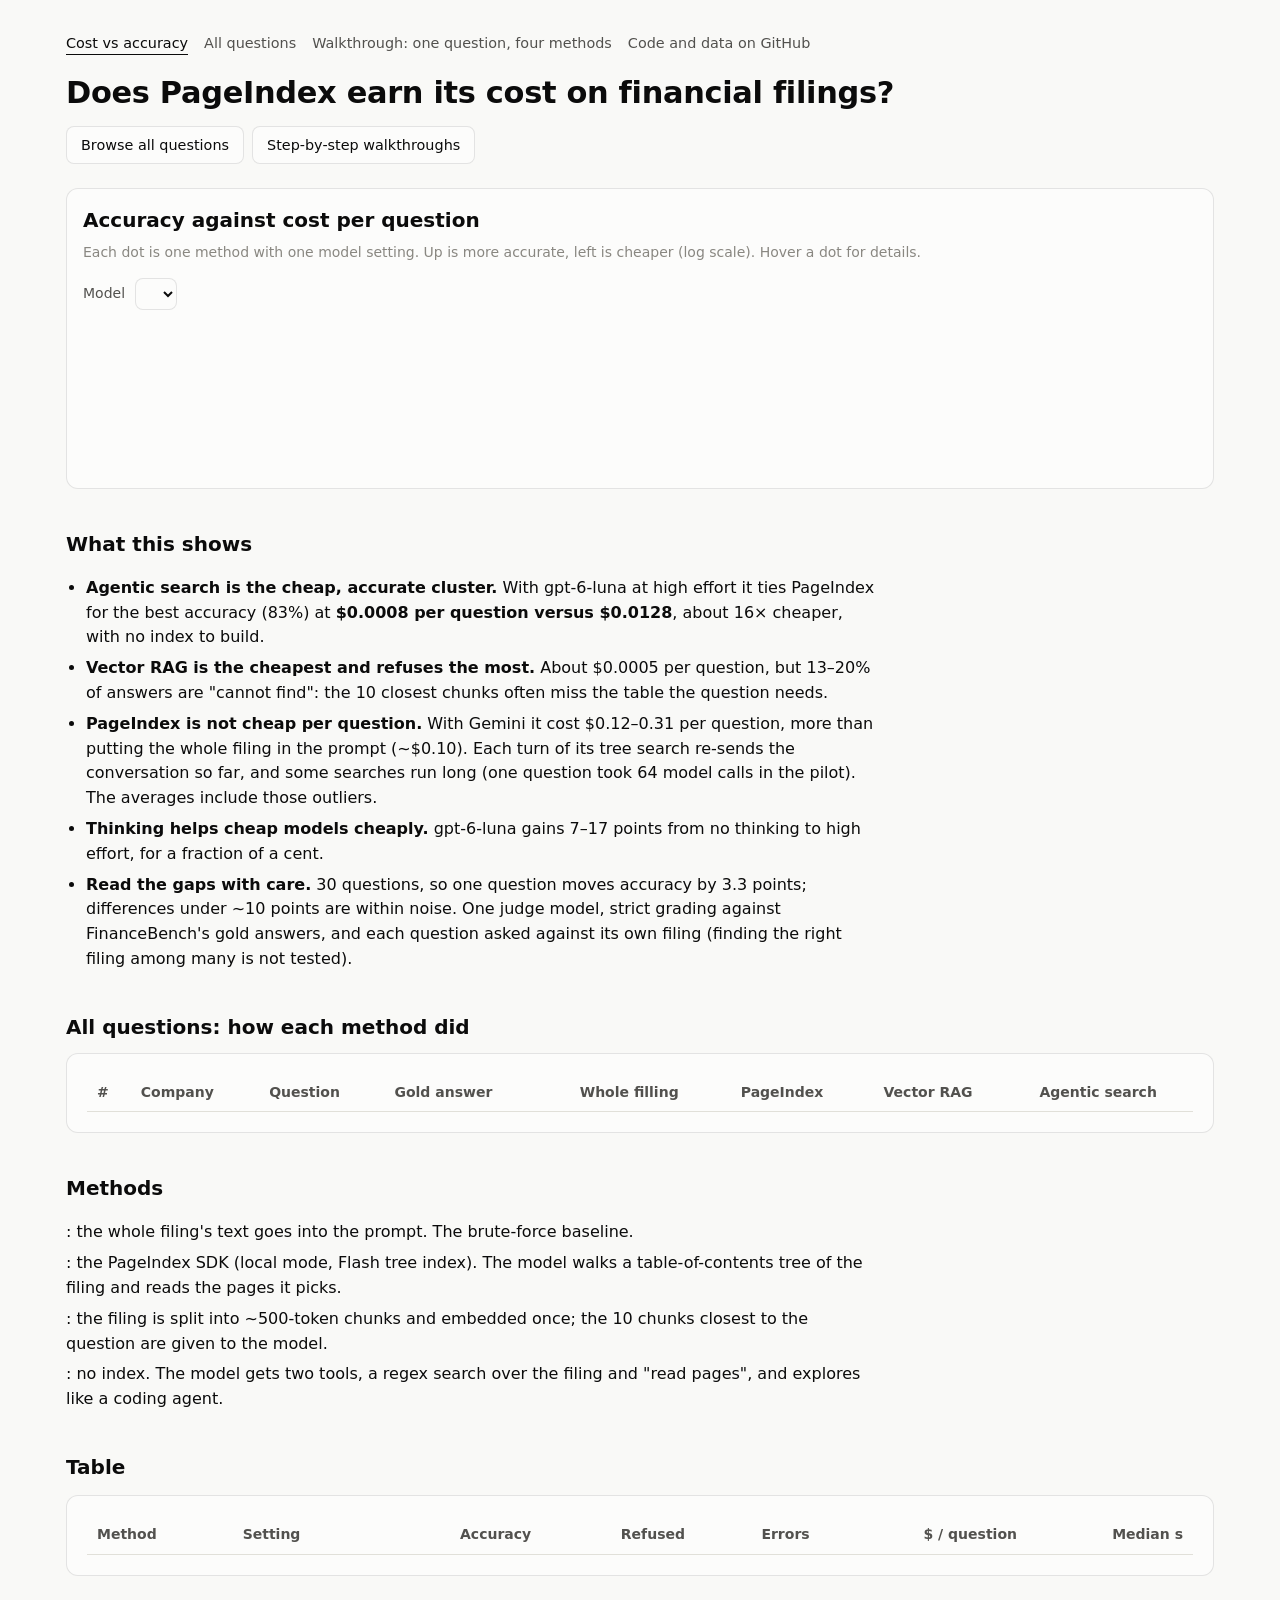
<file: finbench/templates/index.html>
<!doctype html>
<html lang="en">
<head>
<meta charset="utf-8">
<meta name="viewport" content="width=device-width, initial-scale=1">
<title>PageIndex Cost vs Accuracy</title>
<meta name="description" content="PageIndex, vector RAG, whole-filing and agentic search on FinanceBench: accuracy against cost per question.">
<link rel="stylesheet" href="style.css">
<style>
  .chart-card { padding: 16px 16px 8px; }
  .filters { display: flex; flex-wrap: wrap; gap: 10px; align-items: center; margin: 10px 0 12px; }
  .filters label { color: var(--ink-2); font-size: 0.875rem; }
  .filters select, .filters button {
    font: inherit; font-size: 0.875rem; border-radius: 8px; border: 1px solid var(--border);
    background: var(--surface); color: var(--ink); padding: 6px 10px;
  }
  .method-buttons { display: flex; flex-wrap: wrap; gap: 8px; }
  .filters button { cursor: pointer; }
  .filters button.active { background: var(--code-bg); border-color: var(--axis); }
  .legend { display: flex; flex-wrap: wrap; gap: 8px 20px; margin: 0 0 8px; font-size: 0.875rem; color: var(--ink-2); }
  #chart { width: 100%; height: auto; display: block; overflow: visible; }
  #chart text { fill: var(--muted); font-size: 12px; font-variant-numeric: tabular-nums; }
  #chart .axis-title { fill: var(--ink-2); font-size: 12px; }
  #chart .grid { stroke: var(--grid); stroke-width: 1; }
  #chart .base { stroke: var(--axis); stroke-width: 1; }
  #chart .mark { stroke: var(--surface); stroke-width: 2; }
  #chart .hit { fill: transparent; cursor: pointer; }
  #chart .hit:focus { outline: none; }
  #chart g.dot:focus-visible .mark, #chart g.dot.active .mark { stroke: var(--ink); }
  #chart .label { fill: var(--ink-2); font-size: 11px; }
  .tip {
    position: fixed; pointer-events: none; z-index: 10; display: none;
    background: var(--raised); color: var(--ink); border: 1px solid var(--border);
    border-radius: 8px; padding: 10px 12px; font-size: 0.8rem; line-height: 1.45;
    box-shadow: 0 4px 16px rgba(0, 0, 0, 0.12); min-width: 200px;
  }
  .tip b { font-weight: 600; }
  .tip .row { display: flex; justify-content: space-between; gap: 16px; }
  .tip .row span:first-child { color: var(--ink-2); }
  table.questions th { cursor: default; }
  table.questions td { vertical-align: top; }
  table.questions td.center, table.questions th.center { text-align: center; }
  table.questions tbody tr { cursor: pointer; }
  table.questions tbody tr:hover, table.questions tbody tr:focus-within { background: var(--code-bg); }
  table.questions td.q a { color: var(--ink); text-decoration: none; }
  table.questions td.q a:hover { text-decoration: underline; }
  table.questions td.gold { color: var(--ink-2); min-width: 22ch; max-width: 34ch; }
  .v { display: inline-grid; place-items: center; width: 24px; height: 24px; border-radius: 50%;
       border: 1px solid currentColor; font-weight: 700; font-size: 0.8rem; }
  .v.correct { color: var(--good-text); } .v.incorrect, .v.error { color: var(--critical); } .v.refusal { color: var(--ink-2); }
</style>
</head>
<body>
<main>
  <nav class="site">
    <a href="index.html" aria-current="page">Cost vs accuracy</a>
    <a href="#questions">All questions</a>
    <a href="walkthrough.html">Walkthrough: one question, four methods</a>
    <a id="repo-link" href="#">Code and data on GitHub</a>
  </nav>

  <header class="page">
    <h1>Does PageIndex earn its cost on financial filings?</h1>
    <p id="subtitle"></p>
    <p class="cta">
      <a class="button" href="#questions">Browse all questions</a>
      <a class="button" href="walkthrough.html">Step-by-step walkthroughs</a>
    </p>
  </header>

  <section class="card chart-card" aria-labelledby="chart-title">
    <h2 id="chart-title" style="margin-top:0">Accuracy against cost per question</h2>
    <p class="small muted" style="margin-top:-6px">Each dot is one method with one model setting. Up is more accurate, left is cheaper (log scale). Hover a dot for details.</p>
    <div class="filters">
      <label for="model-filter">Model</label>
      <select id="model-filter" aria-label="Select model"></select>
      <div class="method-buttons" id="method-filters" aria-label="Select methods"></div>
    </div>
    <div class="legend" id="legend"></div>
    <svg id="chart" role="img" aria-labelledby="chart-title"></svg>
  </section>

  <h2>What this shows</h2>
  <!-- Hand-written from the 2026-10-04 pilot (30 questions). Update when results change. -->
  <ul class="findings" id="findings">
    <li><b>Agentic search is the cheap, accurate cluster.</b> With gpt-6-luna at high effort it ties PageIndex for
      the best accuracy (83%) at <b>$0.0008 per question versus $0.0128</b>, about 16× cheaper, with no index to build.</li>
    <li><b>Vector RAG is the cheapest and refuses the most.</b> About $0.0005 per question, but 13–20% of answers are
      "cannot find": the 10 closest chunks often miss the table the question needs.</li>
    <li><b>PageIndex is not cheap per question.</b> With Gemini it cost $0.12–0.31 per question, more than putting
      the whole filing in the prompt (~$0.10). Each turn of its tree search re-sends the conversation so far, and some
      searches run long (one question took 64 model calls in the pilot). The averages include those outliers.</li>
    <li><b>Thinking helps cheap models cheaply.</b> gpt-6-luna gains 7–17 points from no thinking to high effort,
      for a fraction of a cent.</li>
    <li><b>Read the gaps with care.</b> 30 questions, so one question moves accuracy by 3.3 points; differences under
      ~10 points are within noise. One judge model, strict grading against FinanceBench's gold answers, and each
      question asked against its own filing (finding the right filing among many is not tested).</li>
  </ul>

  <h2 id="questions">All <span id="q-count"></span> questions: how each method did</h2>
  <p class="small muted" id="q-note" style="margin-top:-4px"></p>
  <div class="card table-wrap">
    <table class="data questions" id="qtable">
      <thead><tr>
        <th>#</th><th>Company</th><th>Question</th><th>Gold answer</th>
        <th class="center">Whole filling</th><th class="center">PageIndex</th><th class="center">Vector RAG</th><th class="center">Agentic search</th>
      </tr></thead>
      <tbody></tbody>
    </table>
  </div>

  <h2>Methods</h2>
  <ul class="findings" style="list-style:none;padding-left:0">
    <li><span class="key" data-method="full-context"></span>: the whole filing's text goes into the prompt. The brute-force baseline.</li>
    <li><span class="key" data-method="pageindex"></span>: the PageIndex SDK (local mode, Flash tree index). The model walks a table-of-contents tree of the filing and reads the pages it picks.</li>
    <li><span class="key" data-method="vector-rag"></span>: the filing is split into ~500-token chunks and embedded once; the 10 chunks closest to the question are given to the model.</li>
    <li><span class="key" data-method="agentic-search"></span>: no index. The model gets two tools, a regex search over the filing and "read pages", and explores like a coding agent.</li>
  </ul>

  <h2>Table</h2>
  <div class="card table-wrap">
    <table class="data" id="table">
      <thead><tr>
        <th data-key="method">Method</th><th data-key="config">Setting</th>
        <th class="num" data-key="accuracy_pct">Accuracy</th><th class="num" data-key="refusal_pct">Refused</th>
        <th class="num" data-key="errors">Errors</th><th class="num" data-key="cost_per_q_usd">$ / question</th>
        <th class="num" data-key="median_seconds">Median s</th>
      </tr></thead>
      <tbody></tbody>
    </table>
  </div>

  <footer id="footer"></footer>
</main>
<div class="tip" id="tip" role="tooltip"></div>

<script id="data" type="application/json">/*DATA*/null</script>
<script>
const { meta, cells, questions } = JSON.parse(document.getElementById("data").textContent);
const METHOD_ORDER = ["full-context", "pageindex", "vector-rag", "agentic-search"];
const LABELS = { "full-context": "Whole filling", "pageindex": "PageIndex", "vector-rag": "Vector RAG", "agentic-search": "Agentic search" };
const SHAPES = { "pageindex": "circle", "vector-rag": "square", "full-context": "diamond", "agentic-search": "triangle" };
const fmtCost = c => c >= 0.01 ? "$" + c.toFixed(3) : "$" + c.toFixed(4);
const orderedMethods = METHOD_ORDER.filter(m => meta.methods.includes(m));
const methodRank = Object.fromEntries(orderedMethods.map((m, i) => [m, i]));
const orderedCells = [...cells].sort((a, b) =>
  (methodRank[a.method] ?? 99) - (methodRank[b.method] ?? 99) || a.config.localeCompare(b.config)
);
const modelNames = [...new Set(orderedCells.map(c => c.config.split("@")[0]))];
const modelFilter = document.getElementById("model-filter");
const methodFilters = document.getElementById("method-filters");
let activeModel = "";
const activeMethods = new Set(orderedMethods);

document.getElementById("repo-link").href = meta.repo;
document.getElementById("subtitle").textContent =
  `${meta.questions} FinanceBench questions, ${orderedMethods.length} retrieval methods, ${meta.settings.length} model settings ` +
  `(cheap GPT and Gemini models, low and high reasoning effort). Every answer graded strictly against FinanceBench's ` +
  `gold answer by ${meta.judge}.`;
document.getElementById("footer").innerHTML =
  `Generated by <code>uv run python -m finbench.site</code> from <a href="${meta.repo}">${meta.repo.replace("https://", "")}</a>. ` +
  `PageIndex trees built with ${meta.index_model}; one-time indexing cost is not included in cost per question.`;

// marker shapes, centred on 0,0
function shapePath(shape, r) {
  if (shape === "square") { const s = r * 0.9; return `M${-s},${-s}H${s}V${s}H${-s}Z`; }
  if (shape === "diamond") { const s = r * 1.25; return `M0,${-s}L${s},0L0,${s}L${-s},0Z`; }
  if (shape === "triangle") { const s = r * 1.3; return `M0,${-s}L${s * 0.95},${s * 0.7}L${-s * 0.95},${s * 0.7}Z`; }
  return `M${-r},0A${r},${r} 0 1,0 ${r},0A${r},${r} 0 1,0 ${-r},0Z`;
}
function keySvg(method) {
  return `<svg width="14" height="14" viewBox="-7 -7 14 14" aria-hidden="true"><path d="${shapePath(SHAPES[method], 5)}" fill="var(--${method})"/></svg>`;
}
document.querySelectorAll(".key[data-method]").forEach(el => {
  el.innerHTML = keySvg(el.dataset.method) + `<b>${LABELS[el.dataset.method]}</b>`;
});
function methodButtons() {
  methodFilters.innerHTML = orderedMethods.map(m =>
    `<button type="button" data-method="${m}" class="${activeMethods.has(m) ? "active" : ""}" aria-pressed="${activeMethods.has(m)}">${LABELS[m]}</button>`
  ).join("");
}
function legend() {
  const visible = orderedMethods.filter(m => activeMethods.has(m));
  document.getElementById("legend").innerHTML = visible.map(m => `<span class="key">${keySvg(m)}${LABELS[m]}</span>`).join("");
}
modelFilter.innerHTML =
  `<option value="">All models</option>` + modelNames.map(model => `<option value="${model}">${model}</option>`).join("");
modelFilter.addEventListener("change", () => { activeModel = modelFilter.value; draw(); });
methodFilters.addEventListener("click", e => {
  const m = e.target?.dataset?.method;
  if (!m) return;
  if (activeMethods.has(m)) {
    if (activeMethods.size === 1) return;
    activeMethods.delete(m);
  } else activeMethods.add(m);
  methodButtons();
  draw();
});
methodButtons();
legend();

// ---- chart
const svg = document.getElementById("chart");
const tip = document.getElementById("tip");
function draw() {
  const filtered = orderedCells.filter(c => (!activeModel || c.config.startsWith(`${activeModel}@`)) && activeMethods.has(c.method));
  legend();
  if (!filtered.length) {
    svg.innerHTML = `<text x="14" y="26">No data for this filter.</text>`;
    return;
  }
  const W = Math.max(svg.parentElement.clientWidth - 32, 300), H = Math.round(Math.min(520, Math.max(340, W * 0.55)));
  const M = { top: 12, right: 24, bottom: 48, left: 52 };
  svg.setAttribute("viewBox", `0 0 ${W} ${H}`);
  const costs = filtered.map(c => c.cost_per_q_usd).filter(c => c > 0);
  const lo = Math.log10(Math.min(...costs)) - 0.15, hi = Math.log10(Math.max(...costs)) + 0.1;
  const accs = filtered.map(c => c.accuracy_pct);
  const yLo = Math.max(0, Math.floor((Math.min(...accs) - 5) / 10) * 10), yHi = 100;
  const x = c => M.left + (Math.log10(c) - lo) / (hi - lo) * (W - M.left - M.right);
  const y = a => M.top + (yHi - a) / (yHi - yLo) * (H - M.top - M.bottom);

  let s = "";
  for (let a = yLo; a <= yHi; a += 10) {
    s += `<line class="${a === yLo ? "base" : "grid"}" x1="${M.left}" x2="${W - M.right}" y1="${y(a)}" y2="${y(a)}"/>`;
    s += `<text x="${M.left - 8}" y="${y(a) + 4}" text-anchor="end">${a}%</text>`;
  }
  const ticks = [];
  for (let e = Math.floor(lo); e <= Math.ceil(hi); e++) for (const m of (W > 700 ? [1, 2, 5] : [1])) {
    const v = m * 10 ** e; if (Math.log10(v) >= lo - 1e-9 && Math.log10(v) <= hi + 1e-9) ticks.push(v);
  }
  for (const v of ticks) {
    s += `<line class="grid" x1="${x(v)}" x2="${x(v)}" y1="${M.top}" y2="${H - M.bottom}"/>`;
    s += `<text x="${x(v)}" y="${H - M.bottom + 18}" text-anchor="middle">$${v < 0.01 ? v.toFixed(4).replace(/0+$/, "") : v.toFixed(2).replace(/0+$/, "").replace(/\.$/, "")}</text>`;
  }
  s += `<text class="axis-title" x="${(M.left + W - M.right) / 2}" y="${H - 8}" text-anchor="middle">Cost per question (USD, log scale)</text>`;
  s += `<text class="axis-title" transform="translate(14 ${(M.top + H - M.bottom) / 2}) rotate(-90)" text-anchor="middle">Accuracy</text>`;

  filtered.forEach((c, i) => {
    if (!(c.cost_per_q_usd > 0)) return;
    s += `<g class="dot" tabindex="0" data-i="${i}" transform="translate(${x(c.cost_per_q_usd)} ${y(c.accuracy_pct)})" aria-label="${LABELS[c.method]}, ${c.config}: ${c.accuracy_pct}% at ${fmtCost(c.cost_per_q_usd)} per question">` +
         `<path class="mark" d="${shapePath(SHAPES[c.method], 6)}" fill="var(--${c.method})"/>` +
         `<circle class="hit" r="12"/></g>`;
  });
  svg.innerHTML = s;
  svg.querySelectorAll("g.dot").forEach(g => {
    const show = ev => {
      const c = filtered[+g.dataset.i];
      svg.querySelectorAll("g.dot.active").forEach(d => d.classList.remove("active"));
      g.classList.add("active");
      tip.innerHTML = `<div style="margin-bottom:6px">${keySvg(c.method)} <b>${LABELS[c.method]}</b><br><span class="muted">${c.config}</span></div>` +
        [["Accuracy", `${c.accuracy_pct}% of ${c.questions}`], ["Refused", `${c.refusal_pct}%`], ["Errors", c.errors],
         ["Cost / question", fmtCost(c.cost_per_q_usd)], ["Median time", `${c.median_seconds}s`]]
          .map(([k, v]) => `<div class="row"><span>${k}</span><span>${v}</span></div>`).join("");
      tip.style.display = "block";
      const r = (ev && ev.clientX !== undefined) ? { x: ev.clientX, y: ev.clientY } : (() => { const b = g.getBoundingClientRect(); return { x: b.right, y: b.top }; })();
      const tw = tip.offsetWidth, th = tip.offsetHeight;
      tip.style.left = Math.min(r.x + 14, window.innerWidth - tw - 8) + "px";
      tip.style.top = Math.max(8, Math.min(r.y - th / 2, window.innerHeight - th - 8)) + "px";
    };
    const hide = () => { tip.style.display = "none"; g.classList.remove("active"); };
    g.addEventListener("mousemove", show); g.addEventListener("focus", show);
    g.addEventListener("mouseleave", hide); g.addEventListener("blur", hide);
  });
}
draw();
addEventListener("resize", draw);

// ---- table (click a header to sort)
const tbody = document.querySelector("#table tbody");
let sortKey = "accuracy_pct", sortDir = -1;
function table() {
  const rows = [...orderedCells].sort((a, b) => (a[sortKey] > b[sortKey] ? 1 : a[sortKey] < b[sortKey] ? -1 : 0) * sortDir);
  tbody.innerHTML = rows.map(c => `<tr><td><span class="key">${keySvg(c.method)}${LABELS[c.method]}</span></td><td>${c.config}</td>` +
    `<td class="num">${c.accuracy_pct}%</td><td class="num">${c.refusal_pct}%</td><td class="num">${c.errors}</td>` +
    `<td class="num">${c.cost_per_q_usd == null ? "–" : fmtCost(c.cost_per_q_usd)}</td><td class="num">${c.median_seconds ?? "–"}</td></tr>`).join("");
}
// ---- all questions: one row per question, each method's verdict; a row opens its walkthrough
const ICONS = { correct: "✓", incorrect: "✗", refusal: "–", error: "!" };
const escq = s => String(s ?? "").replace(/[&<>"]/g, ch => ({ "&": "&amp;", "<": "&lt;", ">": "&gt;", '"': "&quot;" }[ch]));
const short = (s, n) => s.length > n ? s.slice(0, n - 1) + "…" : s;
document.getElementById("q-count").textContent = questions.length;
document.getElementById("q-note").textContent =
  `Graded results from the recorded walkthroughs (${meta.config}; ✓ correct, ✗ incorrect, – refused). ` +
  `Click a question to see each method's steps. A walkthrough is a separate run, so a mark can differ from the chart's pilot data.`;
document.querySelector("#qtable tbody").innerHTML = questions.map(q => {
  const href = `walkthrough.html#${q.id}`;
  const marks = orderedMethods.map(m => {
    const r = q.results[m];
    return r ? `<td class="center"><span class="v ${r.verdict}" title="${LABELS[m]}: ${r.verdict}" aria-label="${LABELS[m]}: ${r.verdict}">${ICONS[r.verdict] || "?"}</span></td>`
             : `<td class="center muted">·</td>`;
  }).join("");
  return `<tr data-href="${href}"><td class="muted">${q.n}</td><td>${escq(q.company)}</td>` +
    `<td class="q"><a href="${href}">${escq(short(q.question, 110))}</a></td><td class="gold">${escq(short(q.gold, 80))}</td>${marks}</tr>`;
}).join("");
document.querySelectorAll("#qtable tbody tr").forEach(tr => tr.addEventListener("click", e => {
  if (!e.target.closest("a")) location.href = tr.dataset.href;
}));

document.querySelectorAll("#table th").forEach(th => th.addEventListener("click", () => {
  sortDir = sortKey === th.dataset.key ? -sortDir : -1; sortKey = th.dataset.key; table();
}));
table();
</script>
</body>
</html>
</file>
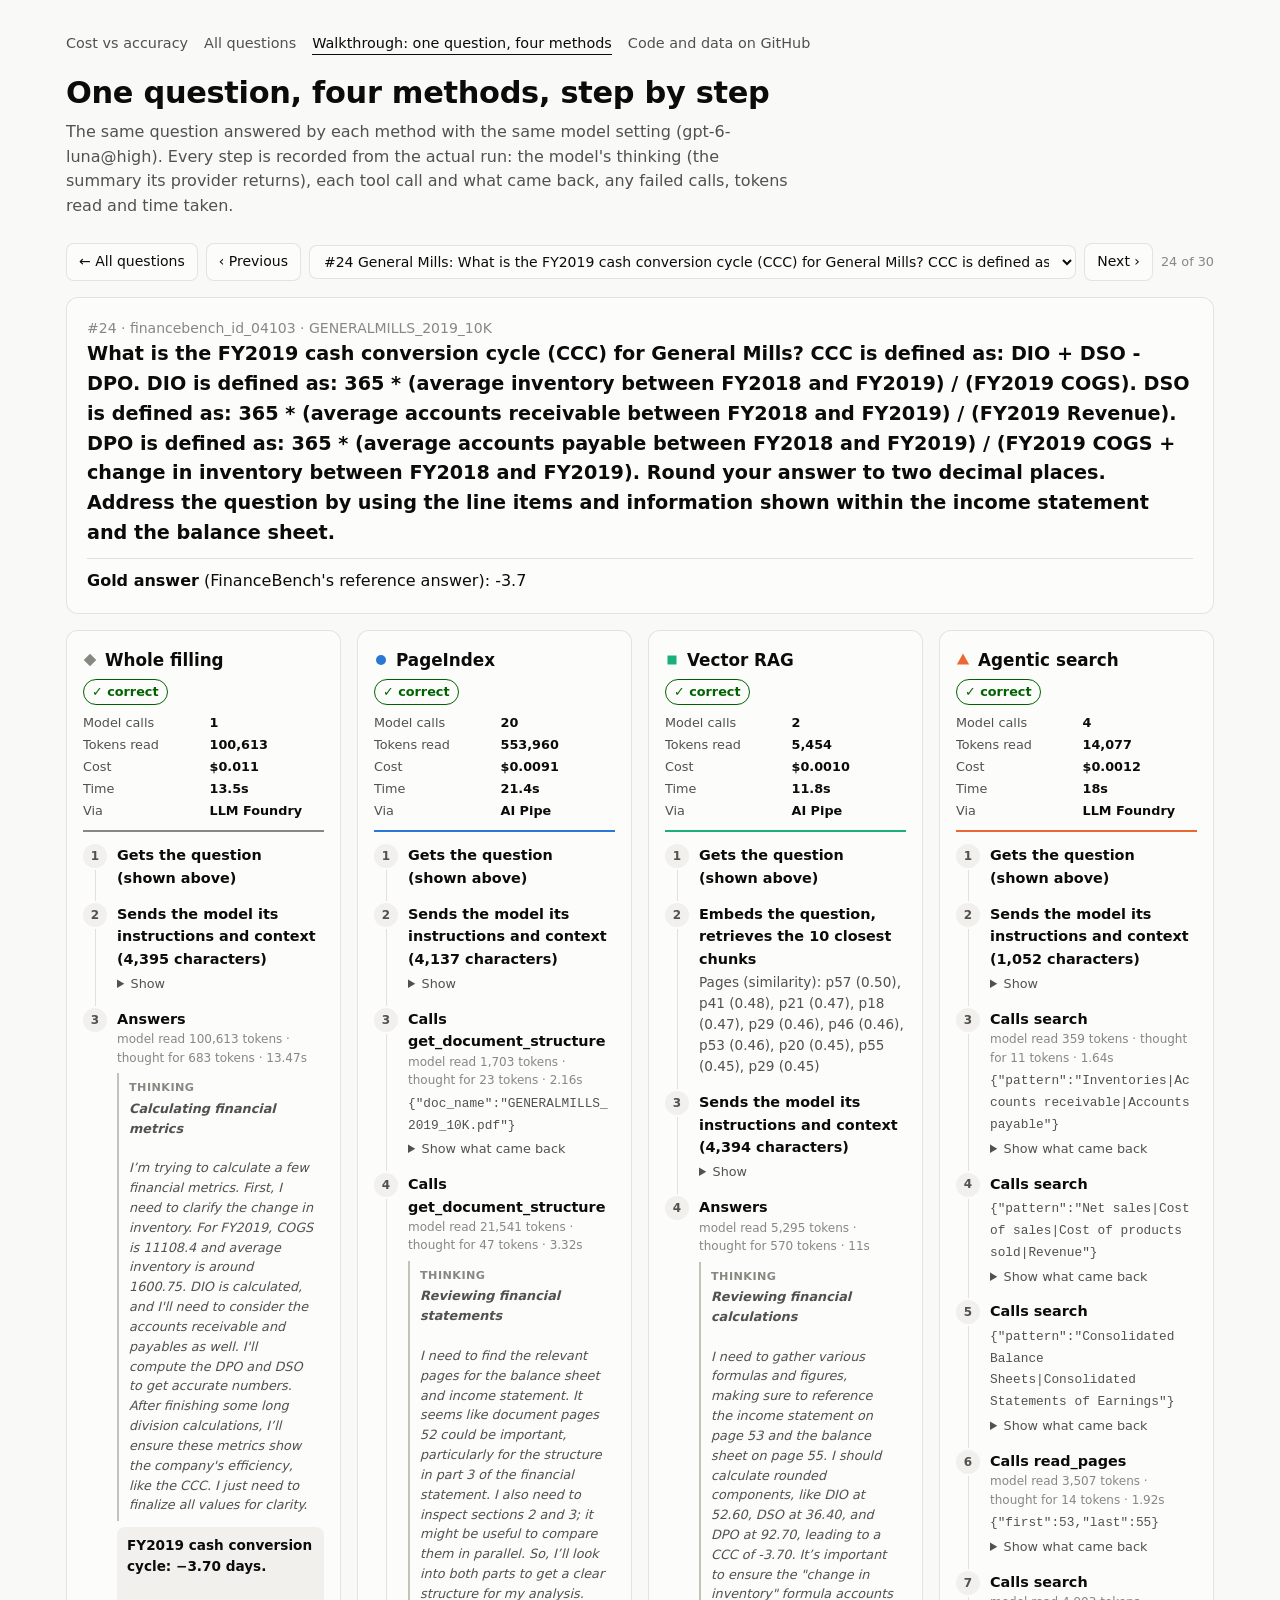
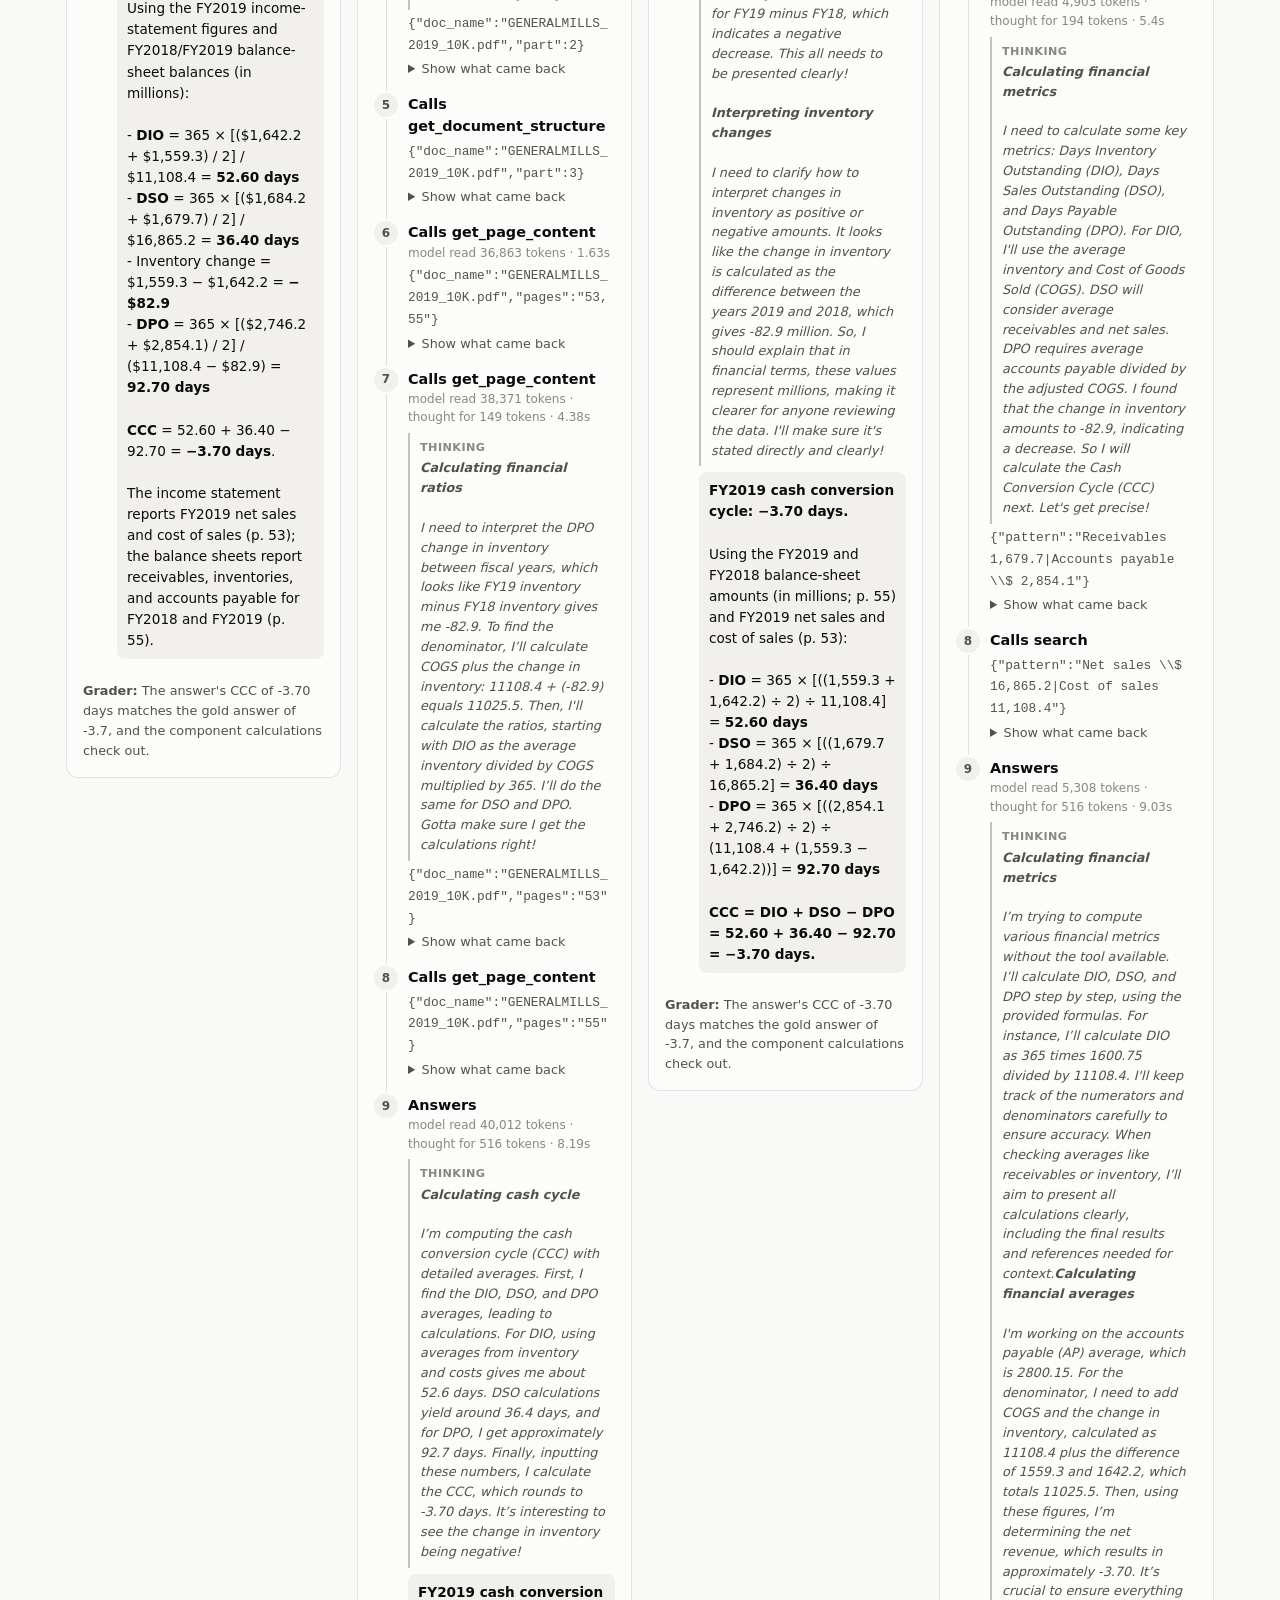
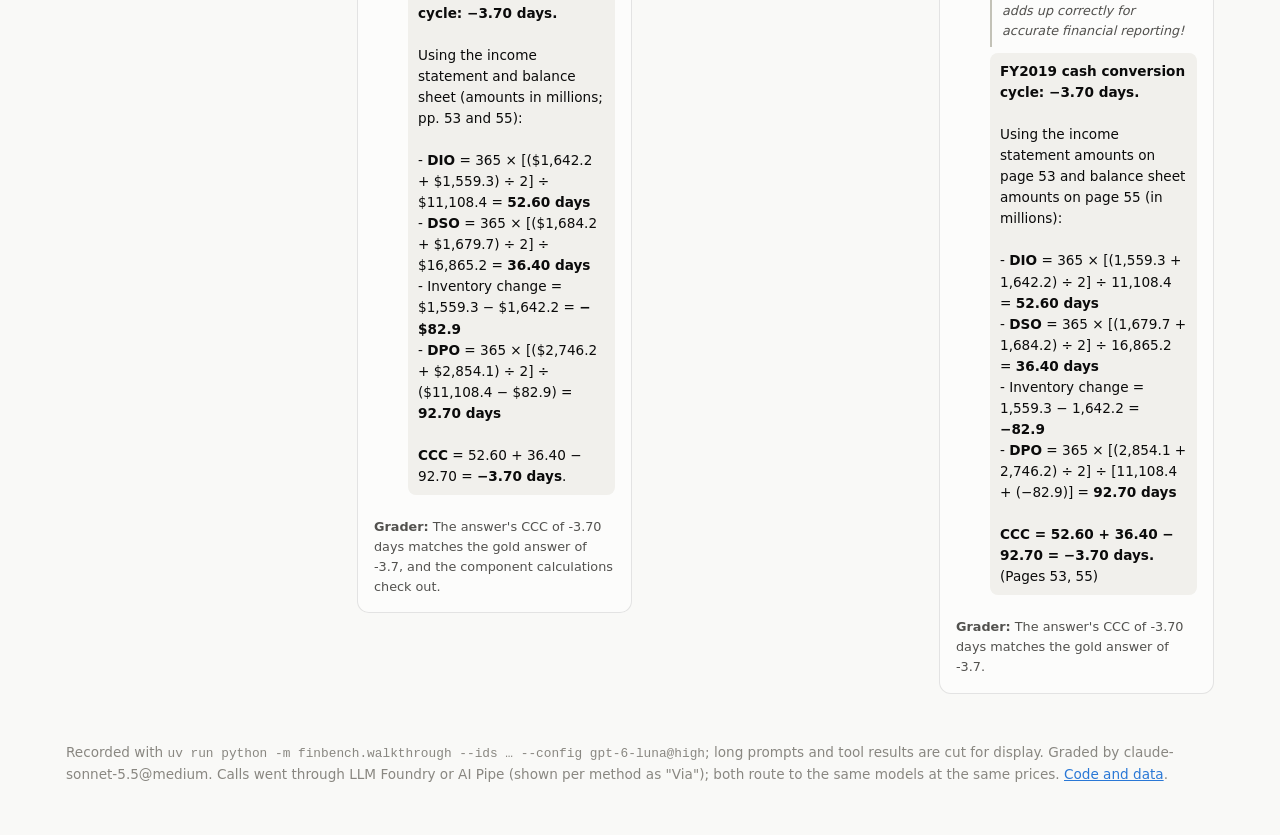
<file: docs/walkthrough.html>
<!doctype html>
<html lang="en">
<head>
<meta charset="utf-8">
<meta name="viewport" content="width=device-width, initial-scale=1">
<title>Retrieval Method Walkthrough</title>
<meta name="description" content="Step by step: how PageIndex, vector RAG, whole-filing and agentic search each answer the same FinanceBench question.">
<link rel="stylesheet" href="style.css">
<style>
  .picker { display: flex; flex-wrap: wrap; gap: 8px; align-items: center; margin: 0 0 16px; }
  .picker select {
    font: inherit; font-size: 0.875rem; padding: 7px 10px; border-radius: 8px; flex: 1 1 320px; min-width: 0;
    background: var(--surface); color: var(--ink); border: 1px solid var(--border);
  }
  .picker button, .picker a.button {
    font: inherit; font-size: 0.875rem; padding: 7px 12px; border-radius: 8px; cursor: pointer; text-decoration: none;
    background: var(--surface); color: var(--ink); border: 1px solid var(--border); white-space: nowrap;
  }
  .picker button:disabled { opacity: 0.4; cursor: default; }
  .picker .count { font-size: 0.8rem; color: var(--muted); }
  .question h2 { margin: 0 0 6px; font-size: clamp(1rem, 2.6vw, 1.2rem); }
  .question .gold { margin-top: 10px; padding-top: 10px; border-top: 1px solid var(--grid); }
  .methods { display: grid; grid-template-columns: repeat(auto-fit, minmax(260px, 1fr)); gap: 16px; margin-top: 16px; align-items: start; }
  .method { padding: 16px; }
  .method header { border-bottom: 2px solid var(--accent); padding-bottom: 10px; margin-bottom: 12px; }
  .method header h3 { margin: 0 0 6px; font-size: 1.05rem; display: flex; align-items: center; gap: 8px; }
  .stats { display: grid; grid-template-columns: 1fr 1fr; gap: 2px 12px; font-size: 0.8rem; color: var(--ink-2); font-variant-numeric: tabular-nums; margin-top: 8px; }
  .stats b { color: var(--ink); font-weight: 600; }
  ol.steps { list-style: none; margin: 0; padding: 0; counter-reset: step; }
  ol.steps li { position: relative; padding: 0 0 14px 34px; counter-increment: step; }
  ol.steps li::before {
    content: counter(step); position: absolute; left: 0; top: 0; width: 24px; height: 24px; border-radius: 50%;
    display: grid; place-items: center; font-size: 0.75rem; font-weight: 600;
    background: var(--code-bg); color: var(--ink-2);
  }
  ol.steps li:not(:last-child)::after {
    content: ""; position: absolute; left: 11.5px; top: 26px; bottom: 2px; width: 1px; background: var(--grid);
  }
  .step-title { font-weight: 600; font-size: 0.9rem; }
  .step-meta { font-size: 0.75rem; color: var(--muted); }
  .step-body { font-size: 0.85rem; color: var(--ink-2); margin-top: 2px; white-space: pre-wrap; word-break: break-word; }
  li.answer .step-body { color: var(--ink); background: var(--code-bg); border-radius: 8px; padding: 8px 10px; margin-top: 6px; }
  li.error .step-title { color: var(--critical); }
  .thinking {
    margin-top: 6px; padding: 6px 10px; border-left: 2px solid var(--axis);
    font-size: 0.8rem; font-style: italic; color: var(--ink-2); white-space: pre-wrap; word-break: break-word;
  }
  .thinking-label { display: block; font-style: normal; font-weight: 600; font-size: 0.7rem; letter-spacing: 0.04em;
    text-transform: uppercase; color: var(--muted); margin-bottom: 2px; }
  details { margin-top: 4px; font-size: 0.8rem; }
  summary { cursor: pointer; color: var(--ink-2); }
  .verdict-reason { font-size: 0.8rem; color: var(--ink-2); margin-top: 8px; }
</style>
</head>
<body>
<main>
  <nav class="site">
    <a href="index.html">Cost vs accuracy</a>
    <a href="index.html#questions">All questions</a>
    <a href="walkthrough.html" aria-current="page">Walkthrough: one question, four methods</a>
    <a id="repo-link" href="#">Code and data on GitHub</a>
  </nav>

  <header class="page">
    <h1>One question, four methods, step by step</h1>
    <p id="subtitle"></p>
  </header>

  <div class="picker">
    <a class="button" href="index.html#questions">← All questions</a>
    <button id="prev" type="button" aria-label="Previous question">‹ Previous</button>
    <select id="pick" aria-label="Choose a question"></select>
    <button id="next" type="button" aria-label="Next question">Next ›</button>
    <span class="count" id="count"></span>
  </div>
  <section class="card question" id="question"></section>
  <div class="methods" id="methods"></div>

  <footer id="footer"></footer>
</main>

<script id="data" type="application/json">{"meta": {"questions": 30, "settings": ["gpt-6-luna@none", "gpt-6-luna@high", "gemini-3.5-flash-lite@low", "gemini-3.8-flash@low", "gemini-3.8-flash@high"], "methods": ["pageindex", "vector-rag", "full-context", "agentic-search"], "judge": "claude-sonnet-5.5@medium", "index_model": "gpt-6-luna@low", "config": "gpt-6-luna@high", "start": "financebench_id_04103", "repo": "https://github.com/Jivraj-18/benchmark-finance-pageindex"}, "questions": [{"n": 1, "id": "financebench_id_00302", "company": "Pfizer", "question": "Did Pfizer grow its PPNE between FY20 and FY21?", "gold": "Yes, change in PPNE was positive year over year", "results": {"pageindex": {"verdict": "correct", "cost": 0.01127864}, "vector-rag": {"verdict": "refusal", "cost": 0.00010635}, "full-context": {"verdict": "correct", "cost": 0.00162533}, "agentic-search": {"verdict": "correct", "cost": 0.00053846}}}, {"n": 2, "id": "financebench_id_00464", "company": "Boeing", "question": "Is Boeing's business subject to cyclicality?", "gold": "Yes, Boeing's business is subject to cyclicality due to its exposure to the airline industry which is a cyclical industry.", "results": {"pageindex": {"verdict": "correct", "cost": 0.028310000000000023}, "vector-rag": {"verdict": "correct", "cost": 0.00042097}, "full-context": {"verdict": "correct", "cost": 0.0112051}, "agentic-search": {"verdict": "correct", "cost": 0.0004536}}}, {"n": 3, "id": "financebench_id_00521", "company": "Ulta Beauty", "question": "What are major acquisitions that Ulta Beauty has done in FY2023 and FY2022?", "gold": "Ulta Beauty did not make any acquisitions in FY2023 and FY2022.", "results": {"pageindex": {"verdict": "refusal", "cost": 0.015659040000000003}, "vector-rag": {"verdict": "refusal", "cost": 0.00010037}, "full-context": {"verdict": "refusal", "cost": 0.0012040899999999999}, "agentic-search": {"verdict": "refusal", "cost": 0.00116418}}}, {"n": 4, "id": "financebench_id_00585", "company": "Boeing", "question": "How does Boeing's effective tax rate in FY2022 compare to FY2021?", "gold": "Effective tax rate in FY2022 was 0.62%, compared to  -14.76% in FY2021.", "results": {"pageindex": {"verdict": "incorrect", "cost": 0.02698952000000002}, "vector-rag": {"verdict": "incorrect", "cost": 0.00065061}, "full-context": {"verdict": "incorrect", "cost": 0.011230400000000001}, "agentic-search": {"verdict": "incorrect", "cost": 0.000379}}}, {"n": 5, "id": "financebench_id_00603", "company": "Ulta Beauty", "question": "What drove the increase in Ulta Beauty's merchandise inventories balance at end of FY2023?", "gold": "Increase in Merchandise inventories balance was driven by the opening of 47 new stores. The answer here assumes FY2023 refers to the 12 months ended on January 28, 2023 (although the company refers to this period as its fiscal 2022.", "results": {"pageindex": {"verdict": "correct", "cost": 0.00826704}, "vector-rag": {"verdict": "correct", "cost": 0.000573}, "full-context": {"verdict": "refusal", "cost": 0.0006589}, "agentic-search": {"verdict": "correct", "cost": 0.00110918}}}, {"n": 6, "id": "financebench_id_00723", "company": "American Express", "question": "Does AMEX have an improving operating margin profile as of 2022? If operating margin is not a useful metric for a company like this, then state that and explain why.", "gold": "Performance is not measured through operating margin", "results": {"pageindex": {"verdict": "correct", "cost": 0.057413920000000014}, "vector-rag": {"verdict": "correct", "cost": 0.00097078}, "full-context": {"verdict": "correct", "cost": 0.017994600000000003}, "agentic-search": {"verdict": "correct", "cost": 0.0016646699999999998}}}, {"n": 7, "id": "financebench_id_00757", "company": "AMD", "question": "Did AMD report customer concentration in FY22?", "gold": "Yes, one customer accounted for 16% of consolidated net revenue", "results": {"pageindex": {"verdict": "correct", "cost": 0.019760640000000003}, "vector-rag": {"verdict": "correct", "cost": 0.00047797}, "full-context": {"verdict": "correct", "cost": 0.0088415}, "agentic-search": {"verdict": "correct", "cost": 0.00027670000000000006}}}, {"n": 8, "id": "financebench_id_00839", "company": "Foot Locker", "question": "Does Foot Locker's new CEO have previous CEO experience in a similar company to Footlocker?", "gold": "Yes. She was previous CEO of Ulta Beauty which means she had to manage a large retail company that has brick and mortar + online business. So yes she was a CEO in a similar company to Foot Locker before this.", "results": {"pageindex": {"verdict": "correct", "cost": 0.009111359999999995}, "vector-rag": {"verdict": "correct", "cost": 0.00045704000000000003}, "full-context": {"verdict": "correct", "cost": 0.0018433000000000002}, "agentic-search": {"verdict": "correct", "cost": 0.0005250900000000001}}}, {"n": 9, "id": "financebench_id_01009", "company": "PepsiCo", "question": "What are the geographies that Pepsico primarily operates in as of FY2022?", "gold": "As of FY2022, Pepsico primarily operates in the following geographies: North America, Latin America, Europe, Africa, Middle East, South Asia, Asia Pacific, Australia, New Zealand and China.", "results": {"pageindex": {"verdict": "correct", "cost": 0.04220751999999997}, "vector-rag": {"verdict": "correct", "cost": 0.00057844}, "full-context": {"verdict": "correct", "cost": 0.026238400000000002}, "agentic-search": {"verdict": "correct", "cost": 0.0005655100000000001}}}, {"n": 10, "id": "financebench_id_01079", "company": "Amcor", "question": "What are major acquisitions that AMCOR has done in FY2023, FY2022 and FY2021?", "gold": "Amcor completed these acquisitions during FY2023:\n-100% equity interest of a flexibles manufacturing company in the Czech Republic\n- 100% equity interest in a medical device packaging manufacturing site in\nShanghai, China.\n-acquisition of a New Zealand-based leading manufacturer of state-of-the-art, automated protein\npackaging machines.", "results": {"pageindex": {"verdict": "correct", "cost": 0.02238504000000001}, "vector-rag": {"verdict": "correct", "cost": 0.00074836}, "full-context": {"verdict": "correct", "cost": 0.0107416}, "agentic-search": {"verdict": "correct", "cost": 0.0014465900000000002}}}, {"n": 11, "id": "financebench_id_01107", "company": "CVS Health", "question": "Has CVS Health reported any materially important ongoing legal battles from 2022, 2021 and 2020?", "gold": "Yes, CVS Health has been involved in multiple ongoing legal battles. Some notable legal dispute areas for CVS are: (1) usual and customary pricing litigation: where it's claimed that CVS\u00e2\u0080\u0099s retail pharmacies overcharged for prescription drugs; (2) PBM litigation and investigations: where it's claimed that that rebate agreements between the drug manufacturers and PBMs caused inflated prices for certain drug products; and (3) controlled substances litigation: legal matters around opioids for which CVS has agreed to pay up to $4.3 billion to claimants in remediation and $625 million to attorneys and fees", "results": {"pageindex": {"verdict": "incorrect", "cost": 0.06273296000000005}, "vector-rag": {"verdict": "incorrect", "cost": 0.00063918}, "full-context": {"verdict": "correct", "cost": 0.0023293599999999995}, "agentic-search": {"verdict": "incorrect", "cost": 0.00430006}}}, {"n": 12, "id": "financebench_id_01148", "company": "Amcor", "question": "What industry does AMCOR primarily operate in?", "gold": "Amcor is a global leader in packaging production for various use cases.", "results": {"pageindex": {"verdict": "correct", "cost": 0.021094560000000005}, "vector-rag": {"verdict": "correct", "cost": 0.00035687}, "full-context": {"verdict": "correct", "cost": 0.010504800000000002}, "agentic-search": {"verdict": "correct", "cost": 0.00041492000000000005}}}, {"n": 13, "id": "financebench_id_01244", "company": "CVS Health", "question": "Has CVS Health paid dividends to common shareholders in Q2 of FY2022?", "gold": "Yes, CVS paid a $ 0.55 dividend per share every quarter in FY2022", "results": {"pageindex": {"verdict": "correct", "cost": 0.06202128000000001}, "vector-rag": {"verdict": "correct", "cost": 0.00053158}, "full-context": {"verdict": "correct", "cost": 0.017734200000000002}, "agentic-search": {"verdict": "correct", "cost": 0.0014546700000000001}}}, {"n": 14, "id": "financebench_id_01279", "company": "AMD", "question": "Among operations, investing, and financing activities, which brought in the most (or lost the least) cash flow for AMD in FY22?", "gold": "In 2022, AMD brought in the most cashflow from Operations", "results": {"pageindex": {"verdict": "correct", "cost": 0.03872007999999998}, "vector-rag": {"verdict": "correct", "cost": 0.00053034}, "full-context": {"verdict": "correct", "cost": 0.008879399999999999}, "agentic-search": {"verdict": "correct", "cost": 0.0005045}}}, {"n": 15, "id": "financebench_id_01328", "company": "PepsiCo", "question": "What is the quantity of restructuring costs directly outlined in Pepsico's income statements for FY2022? If restructuring costs are not explicitly outlined then state 0.", "gold": "Pepsico's restructuring costs in FY2022 amounted to $411 million .", "results": {"pageindex": {"verdict": "incorrect", "cost": 0.04118472000000002}, "vector-rag": {"verdict": "incorrect", "cost": 0.00055629}, "full-context": {"verdict": "incorrect", "cost": 0.026193900000000003}, "agentic-search": {"verdict": "incorrect", "cost": 0.00120859}}}, {"n": 16, "id": "financebench_id_01346", "company": "Corning", "question": "How much has the effective tax rate of Corning changed between FY2021 and FY2022?", "gold": "The effective tax rate of Corning has changed from 20% in FY2021 to 23% in FY 2022.", "results": {"pageindex": {"verdict": "correct", "cost": 0.006540159999999999}, "vector-rag": {"verdict": "correct", "cost": 0.0004869}, "full-context": {"verdict": "correct", "cost": 0.0104618}, "agentic-search": {"verdict": "correct", "cost": 0.0004956}}}, {"n": 17, "id": "financebench_id_01476", "company": "PepsiCo", "question": "As of FY2023Q1, by how many percentage points did Pepsico raise full year guidance in respect of core constant currency EPS growth?", "gold": "Pepsico raised full year guidance in respect of core constant currency EPS growth by 1 percentage point.", "results": {"pageindex": {"verdict": "correct", "cost": 0.0102612}, "vector-rag": {"verdict": "correct", "cost": 0.0005115}, "full-context": {"verdict": "correct", "cost": 0.0009626}, "agentic-search": {"verdict": "correct", "cost": 0.0004111}}}, {"n": 18, "id": "financebench_id_01490", "company": "Johnson & Johnson", "question": "What is the amount of the gain accruing to JnJ as a result of the separation of its Consumer Health business segment, as of August 30, 2023?", "gold": "JnJ will make a gain of approximately $20 billion from the separation of its Consumer Health business segment.", "results": {"pageindex": {"verdict": "correct", "cost": 0.00873384}, "vector-rag": {"verdict": "correct", "cost": 0.00045198000000000005}, "full-context": {"verdict": "correct", "cost": 0.0017125}, "agentic-search": {"verdict": "correct", "cost": 0.00079317}}}, {"n": 19, "id": "financebench_id_01902", "company": "Best Buy", "question": "Which Best Buy product category performed the best (by top line) in the domestic (USA) Market during Q2 of FY2024?", "gold": "The entertainment segment experienced the highest growth of 9% during Q2 FY2024, primarily from gaming division.", "results": {"pageindex": {"verdict": "incorrect", "cost": 0.011589440000000001}, "vector-rag": {"verdict": "incorrect", "cost": 0.00074934}, "full-context": {"verdict": "correct", "cost": 0.0025874}, "agentic-search": {"verdict": "incorrect", "cost": 0.00038099}}}, {"n": 20, "id": "financebench_id_01911", "company": "MGM Resorts", "question": "What was MGM's interest coverage ratio using FY2022 Adjusted EBIT as the numerator and annual Interest Expense as the denominator?", "gold": "As adjusted EBIT is negative, coverage ratio is zero", "results": {"pageindex": {"verdict": "refusal", "cost": 0.014569119999999996}, "vector-rag": {"verdict": "refusal", "cost": 0.00059478}, "full-context": {"verdict": "refusal", "cost": 0.0013892}, "agentic-search": {"verdict": "refusal", "cost": 0.0011214}}}, {"n": 21, "id": "financebench_id_02049", "company": "JPMorgan", "question": "Looking at VaR, did the risk that JPM faced in the second fiscal quarter of 2023 decrease compared to the same period in the prior year?", "gold": "Yes. It decreased.", "results": {"pageindex": {"verdict": "correct", "cost": 0.06318120000000003}, "vector-rag": {"verdict": "correct", "cost": 0.0005900600000000001}, "full-context": {"verdict": "correct", "cost": 0.019080299999999998}, "agentic-search": {"verdict": "correct", "cost": 0.00056784}}}, {"n": 22, "id": "financebench_id_02981", "company": "Corning", "question": "Taking into account the information outlined in the income statement, what is the FY2019 - FY2021 3 year average unadjusted operating income % margin for Corning? Answer in units of percents and round to one decimal place.", "gold": "10.3%", "results": {"pageindex": {"verdict": "correct", "cost": 0.0103582}, "vector-rag": {"verdict": "correct", "cost": 0.0005859400000000001}, "full-context": {"verdict": "correct", "cost": 0.015156300000000001}, "agentic-search": {"verdict": "correct", "cost": 0.00057843}}}, {"n": 23, "id": "financebench_id_03856", "company": "Adobe", "question": "What is the FY2017 operating cash flow ratio for Adobe? Operating cash flow ratio is defined as: cash from operations / total current liabilities. Round your answer to two decimal places. Please utilize information provided primarily within the balance sheet and the cash flow statement.", "gold": "0.83", "results": {"pageindex": {"verdict": "correct", "cost": 0.027286479999999988}, "vector-rag": {"verdict": "correct", "cost": 0.00056186}, "full-context": {"verdict": "correct", "cost": 0.0086791}, "agentic-search": {"verdict": "correct", "cost": 0.0004981300000000001}}}, {"n": 24, "id": "financebench_id_04103", "company": "General Mills", "question": "What is the FY2019 cash conversion cycle (CCC) for General Mills? CCC is defined as: DIO + DSO - DPO. DIO is defined as: 365 * (average inventory between FY2018 and FY2019) / (FY2019 COGS). DSO is defined as: 365 * (average accounts receivable between FY2018 and FY2019) / (FY2019 Revenue). DPO is defined as: 365 * (average accounts payable between FY2018 and FY2019) / (FY2019 COGS + change in inventory between FY2018 and FY2019). Round your answer to two decimal places. Address the question by using the line items and information shown within the income statement and the balance sheet.", "gold": "-3.7", "results": {"pageindex": {"verdict": "correct", "cost": 0.00906464}, "vector-rag": {"verdict": "correct", "cost": 0.00095617}, "full-context": {"verdict": "correct", "cost": 0.0105403}, "agentic-search": {"verdict": "correct", "cost": 0.0012373400000000002}}}, {"n": 25, "id": "financebench_id_04171", "company": "MGM Resorts", "question": "Basing your judgments off of the balance sheet, what is the year end FY2018 amount of accounts payable for MGM Resorts? Answer in USD millions.", "gold": "$303.00", "results": {"pageindex": {"verdict": "correct", "cost": 0.0019869199999999997}, "vector-rag": {"verdict": "correct", "cost": 0.0006082300000000001}, "full-context": {"verdict": "correct", "cost": 0.0152306}, "agentic-search": {"verdict": "correct", "cost": 0.0004365}}}, {"n": 26, "id": "financebench_id_04481", "company": "PepsiCo", "question": "What is the FY2022 unadjusted EBITDA % margin for PepsiCo? Calculate unadjusted EBITDA using unadjusted operating income and D&A (from cash flow statement). Give a response to the question by relying on the details shown in the statement of cash flows and the P&L statement.", "gold": "16.5%", "results": {"pageindex": {"verdict": "correct", "cost": 0.03904576000000001}, "vector-rag": {"verdict": "correct", "cost": 0.0005200599999999999}, "full-context": {"verdict": "correct", "cost": 0.0261977}, "agentic-search": {"verdict": "correct", "cost": 0.0007472000000000001}}}, {"n": 27, "id": "financebench_id_04735", "company": "Adobe", "question": "You are an investment banker and your only resource(s) to answer the following question is (are): the statement of financial position and the cash flow statement. Here's the question: what is the FY2015 operating cash flow ratio for Adobe? Operating cash flow ratio is defined as: cash from operations / total current liabilities. Round your answer to two decimal places.", "gold": "0.66", "results": {"pageindex": {"verdict": "correct", "cost": 0.021715560000000002}, "vector-rag": {"verdict": "correct", "cost": 0.00059229}, "full-context": {"verdict": "correct", "cost": 0.0094486}, "agentic-search": {"verdict": "correct", "cost": 0.00049827}}}, {"n": 28, "id": "financebench_id_05718", "company": "American Water Works", "question": "How much (in USD billions) did American Water Works pay out in cash dividends for FY2020? Compute or extract the answer by primarily using the details outlined in the statement of cash flows.", "gold": "$0.40", "results": {"pageindex": {"verdict": "correct", "cost": 0.008815800000000004}, "vector-rag": {"verdict": "correct", "cost": 0.0022621699999999995}, "full-context": {"verdict": "correct", "cost": 0.0130845}, "agentic-search": {"verdict": "correct", "cost": 0.0004908}}}, {"n": 29, "id": "financebench_id_06655", "company": "Amazon", "question": "What is Amazon's FY2017 days payable outstanding (DPO)? DPO is defined as: 365 * (average accounts payable between FY2016 and FY2017) / (FY2017 COGS + change in inventory between FY2016 and FY2017). Round your answer to two decimal places. Address the question by using the line items and information shown within the balance sheet and the P&L statement.", "gold": "93.86", "results": {"pageindex": {"verdict": "correct", "cost": 0.0009911}, "vector-rag": {"verdict": "correct", "cost": 0.00062868}, "full-context": {"verdict": "correct", "cost": 0.0066275}, "agentic-search": {"verdict": "correct", "cost": 0.00068994}}}, {"n": 30, "id": "financebench_id_10136", "company": "General Mills", "question": "We want to calculate a financial metric. Please help us compute it by basing your answers off of the cash flow statement and the income statement. Here's the question: what is the FY2022 retention ratio (using total cash dividends paid and net income attributable to shareholders) for General Mills? Round answer to two decimal places.", "gold": "0.54", "results": {"pageindex": {"verdict": "correct", "cost": 0.020491240000000008}, "vector-rag": {"verdict": "correct", "cost": 0.00071158}, "full-context": {"verdict": "correct", "cost": 0.0093306}, "agentic-search": {"verdict": "correct", "cost": 0.00098342}}}]}</script>
<script>
const { meta, questions } = JSON.parse(document.getElementById("data").textContent);
const METHOD_ORDER = ["full-context", "pageindex", "vector-rag", "agentic-search"];
const LABELS = { "full-context": "Whole filling", "pageindex": "PageIndex", "vector-rag": "Vector RAG", "agentic-search": "Agentic search" };
const SHAPES = { "pageindex": "circle", "vector-rag": "square", "full-context": "diamond", "agentic-search": "triangle" };
const ICONS = { correct: "✓", incorrect: "✗", refusal: "–", error: "!" };
const esc = s => String(s ?? "").replace(/[&<>"]/g, ch => ({ "&": "&amp;", "<": "&lt;", ">": "&gt;", '"': "&quot;" }[ch]));
const md = s => esc(s).replace(/\*\*(.+?)\*\*/g, "<strong>$1</strong>");
const fmtCost = c => c >= 0.01 ? "$" + c.toFixed(3) : "$" + c.toFixed(4);
const fmtN = n => n == null ? "" : n.toLocaleString();

function shapePath(shape, r) {
  if (shape === "square") { const s = r * 0.9; return `M${-s},${-s}H${s}V${s}H${-s}Z`; }
  if (shape === "diamond") { const s = r * 1.25; return `M0,${-s}L${s},0L0,${s}L${-s},0Z`; }
  if (shape === "triangle") { const s = r * 1.3; return `M0,${-s}L${s * 0.95},${s * 0.7}L${-s * 0.95},${s * 0.7}Z`; }
  return `M${-r},0A${r},${r} 0 1,0 ${r},0A${r},${r} 0 1,0 ${-r},0Z`;
}
const keySvg = m => `<svg width="14" height="14" viewBox="-7 -7 14 14" aria-hidden="true"><path d="${shapePath(SHAPES[m], 5)}" fill="var(--${m})"/></svg>`;
const badge = v => `<span class="badge ${v}">${ICONS[v] || "?"} ${v}</span>`;

document.getElementById("repo-link").href = meta.repo;
document.getElementById("subtitle").textContent =
  `The same question answered by each method with the same model setting (${meta.config}). ` +
  `Every step is recorded from the actual run: the model's thinking (the summary its provider returns), each tool call and what came back, any failed calls, tokens read and time taken.`;
document.getElementById("footer").innerHTML =
  `Recorded with <code>uv run python -m finbench.walkthrough --ids … --config ${meta.config}</code>; ` +
  `long prompts and tool results are cut for display. Graded by ${meta.judge}. Calls went through LLM Foundry or AI Pipe (shown per method as "Via"); both route to the same models at the same prices. ` +
  `<a href="${meta.repo}">Code and data</a>.`;

function step(s) {
  const meta = [];
  if (s.tokens) meta.push(`model read ${fmtN(s.tokens)} tokens`);
  if (s.thought) meta.push(`thought for ${fmtN(s.thought)} tokens`);
  if (s.seconds != null) meta.push(`${s.seconds}s`);
  const body = s.kind === "tool" ? `<code>${esc(s.body)}</code>` : (s.kind === "answer" ? md(s.body) : esc(s.body));
  return `<li class="${s.kind}"><div class="step-title">${esc(s.title)}</div>` +
    (meta.length ? `<div class="step-meta">${meta.join(" · ")}</div>` : "") +
    (s.thinking ? `<div class="thinking"><span class="thinking-label">Thinking</span>${md(s.thinking)}</div>` : "") +
    (s.body ? `<div class="step-body">${body}</div>` : "") +
    (s.detail ? `<details><summary>${s.kind === "tool" ? "Show what came back" : "Show"}</summary><pre>${esc(s.detail)}</pre></details>` : "") +
    `</li>`;
}

const pick = document.getElementById("pick");
pick.innerHTML = questions.map((q, i) =>
  `<option value="${i}">#${q.n} ${esc(q.company)}: ${esc(q.question.length > 90 ? q.question.slice(0, 89) + "…" : q.question)}</option>`).join("");
const cache = {};
let current = -1;

async function show(i) {
  if (i < 0 || i >= questions.length) return;
  current = i;
  const q = questions[i];
  pick.value = i;
  document.getElementById("prev").disabled = i === 0;
  document.getElementById("next").disabled = i === questions.length - 1;
  document.getElementById("count").textContent = `${i + 1} of ${questions.length}`;
  if (location.hash !== "#" + q.id) history.replaceState(null, "", "#" + q.id);
  document.getElementById("question").innerHTML =
    `<div class="small muted">#${q.n} · ${esc(q.id)}</div><h2>${esc(q.question)}</h2>` +
    `<div class="gold"><b>Gold answer</b> (FinanceBench's reference answer): ${esc(q.gold)}</div>`;
  const methods = document.getElementById("methods");
  methods.innerHTML = `<p class="muted">Loading steps…</p>`;
  try {
    cache[q.id] ??= await fetch(`walkthroughs/${q.id}.json`).then(r => { if (!r.ok) throw new Error(r.status); return r.json(); });
  } catch (e) {
    methods.innerHTML = `<p class="muted">Could not load this walkthrough (${esc(e.message)}).</p>`;
    return;
  }
  if (current !== i) return;  // another question was picked while this one loaded
  const w = cache[q.id];
  document.querySelector("#question .small").textContent = `#${q.n} · ${w.id} · ${w.doc}`;
  const order = Object.fromEntries(METHOD_ORDER.map((m, idx) => [m, idx]));
  methods.innerHTML = [...w.methods].sort((a, b) => (order[a.method] ?? 99) - (order[b.method] ?? 99)).map(m => `
    <section class="card method" style="--accent: var(--${m.method})">
      <header>
        <h3>${keySvg(m.method)}${LABELS[m.method]}</h3>
        ${badge(m.verdict)}
        <div class="stats">
          <span>Model calls</span><b>${m.calls}</b>
          <span>Tokens read</span><b>${fmtN(m.input_tokens)}</b>
          <span>Cost</span><b>${fmtCost(m.cost)}</b>
          <span>Time</span><b>${m.seconds}s</b>
          <span>Via</span><b>${m.provider === "aipipe" ? "AI Pipe" : "LLM Foundry"}</b>
        </div>
      </header>
      <ol class="steps">${m.steps.map(step).join("")}</ol>
      ${m.reason ? `<div class="verdict-reason"><b>Grader:</b> ${esc(m.reason)}</div>` : ""}
    </section>`).join("");
}

const indexOf = hash => questions.findIndex(q => "#" + q.id === hash);
pick.addEventListener("change", () => show(+pick.value));
document.getElementById("prev").addEventListener("click", () => show(current - 1));
document.getElementById("next").addEventListener("click", () => show(current + 1));
addEventListener("hashchange", () => { const i = indexOf(location.hash); if (i >= 0 && i !== current) show(i); });
const fromHash = indexOf(location.hash);
const fromMeta = questions.findIndex(q => q.id === meta.start);
if (questions.length) show(fromHash >= 0 ? fromHash : Math.max(0, fromMeta));
</script>
</body>
</html>
</file>
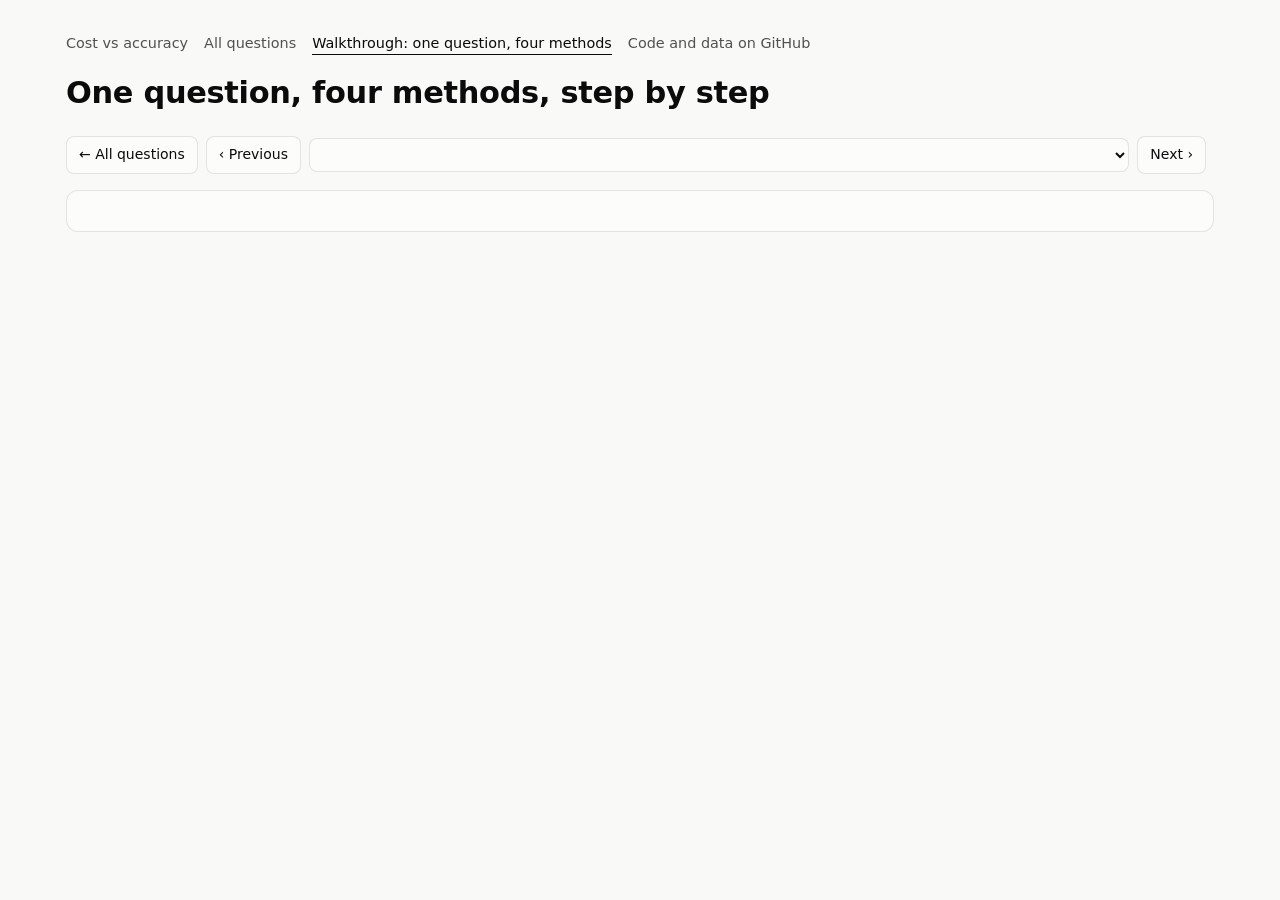
<file: finbench/templates/walkthrough.html>
<!doctype html>
<html lang="en">
<head>
<meta charset="utf-8">
<meta name="viewport" content="width=device-width, initial-scale=1">
<title>Retrieval Method Walkthrough</title>
<meta name="description" content="Step by step: how PageIndex, vector RAG, whole-filing and agentic search each answer the same FinanceBench question.">
<link rel="stylesheet" href="style.css">
<style>
  .picker { display: flex; flex-wrap: wrap; gap: 8px; align-items: center; margin: 0 0 16px; }
  .picker select {
    font: inherit; font-size: 0.875rem; padding: 7px 10px; border-radius: 8px; flex: 1 1 320px; min-width: 0;
    background: var(--surface); color: var(--ink); border: 1px solid var(--border);
  }
  .picker button, .picker a.button {
    font: inherit; font-size: 0.875rem; padding: 7px 12px; border-radius: 8px; cursor: pointer; text-decoration: none;
    background: var(--surface); color: var(--ink); border: 1px solid var(--border); white-space: nowrap;
  }
  .picker button:disabled { opacity: 0.4; cursor: default; }
  .picker .count { font-size: 0.8rem; color: var(--muted); }
  .question h2 { margin: 0 0 6px; font-size: clamp(1rem, 2.6vw, 1.2rem); }
  .question .gold { margin-top: 10px; padding-top: 10px; border-top: 1px solid var(--grid); }
  .methods { display: grid; grid-template-columns: repeat(auto-fit, minmax(260px, 1fr)); gap: 16px; margin-top: 16px; align-items: start; }
  .method { padding: 16px; }
  .method header { border-bottom: 2px solid var(--accent); padding-bottom: 10px; margin-bottom: 12px; }
  .method header h3 { margin: 0 0 6px; font-size: 1.05rem; display: flex; align-items: center; gap: 8px; }
  .stats { display: grid; grid-template-columns: 1fr 1fr; gap: 2px 12px; font-size: 0.8rem; color: var(--ink-2); font-variant-numeric: tabular-nums; margin-top: 8px; }
  .stats b { color: var(--ink); font-weight: 600; }
  ol.steps { list-style: none; margin: 0; padding: 0; counter-reset: step; }
  ol.steps li { position: relative; padding: 0 0 14px 34px; counter-increment: step; }
  ol.steps li::before {
    content: counter(step); position: absolute; left: 0; top: 0; width: 24px; height: 24px; border-radius: 50%;
    display: grid; place-items: center; font-size: 0.75rem; font-weight: 600;
    background: var(--code-bg); color: var(--ink-2);
  }
  ol.steps li:not(:last-child)::after {
    content: ""; position: absolute; left: 11.5px; top: 26px; bottom: 2px; width: 1px; background: var(--grid);
  }
  .step-title { font-weight: 600; font-size: 0.9rem; }
  .step-meta { font-size: 0.75rem; color: var(--muted); }
  .step-body { font-size: 0.85rem; color: var(--ink-2); margin-top: 2px; white-space: pre-wrap; word-break: break-word; }
  li.answer .step-body { color: var(--ink); background: var(--code-bg); border-radius: 8px; padding: 8px 10px; margin-top: 6px; }
  li.error .step-title { color: var(--critical); }
  .thinking {
    margin-top: 6px; padding: 6px 10px; border-left: 2px solid var(--axis);
    font-size: 0.8rem; font-style: italic; color: var(--ink-2); white-space: pre-wrap; word-break: break-word;
  }
  .thinking-label { display: block; font-style: normal; font-weight: 600; font-size: 0.7rem; letter-spacing: 0.04em;
    text-transform: uppercase; color: var(--muted); margin-bottom: 2px; }
  details { margin-top: 4px; font-size: 0.8rem; }
  summary { cursor: pointer; color: var(--ink-2); }
  .verdict-reason { font-size: 0.8rem; color: var(--ink-2); margin-top: 8px; }
</style>
</head>
<body>
<main>
  <nav class="site">
    <a href="index.html">Cost vs accuracy</a>
    <a href="index.html#questions">All questions</a>
    <a href="walkthrough.html" aria-current="page">Walkthrough: one question, four methods</a>
    <a id="repo-link" href="#">Code and data on GitHub</a>
  </nav>

  <header class="page">
    <h1>One question, four methods, step by step</h1>
    <p id="subtitle"></p>
  </header>

  <div class="picker">
    <a class="button" href="index.html#questions">← All questions</a>
    <button id="prev" type="button" aria-label="Previous question">‹ Previous</button>
    <select id="pick" aria-label="Choose a question"></select>
    <button id="next" type="button" aria-label="Next question">Next ›</button>
    <span class="count" id="count"></span>
  </div>
  <section class="card question" id="question"></section>
  <div class="methods" id="methods"></div>

  <footer id="footer"></footer>
</main>

<script id="data" type="application/json">/*DATA*/null</script>
<script>
const { meta, questions } = JSON.parse(document.getElementById("data").textContent);
const METHOD_ORDER = ["full-context", "pageindex", "vector-rag", "agentic-search"];
const LABELS = { "full-context": "Whole filling", "pageindex": "PageIndex", "vector-rag": "Vector RAG", "agentic-search": "Agentic search" };
const SHAPES = { "pageindex": "circle", "vector-rag": "square", "full-context": "diamond", "agentic-search": "triangle" };
const ICONS = { correct: "✓", incorrect: "✗", refusal: "–", error: "!" };
const esc = s => String(s ?? "").replace(/[&<>"]/g, ch => ({ "&": "&amp;", "<": "&lt;", ">": "&gt;", '"': "&quot;" }[ch]));
const md = s => esc(s).replace(/\*\*(.+?)\*\*/g, "<strong>$1</strong>");
const fmtCost = c => c >= 0.01 ? "$" + c.toFixed(3) : "$" + c.toFixed(4);
const fmtN = n => n == null ? "" : n.toLocaleString();

function shapePath(shape, r) {
  if (shape === "square") { const s = r * 0.9; return `M${-s},${-s}H${s}V${s}H${-s}Z`; }
  if (shape === "diamond") { const s = r * 1.25; return `M0,${-s}L${s},0L0,${s}L${-s},0Z`; }
  if (shape === "triangle") { const s = r * 1.3; return `M0,${-s}L${s * 0.95},${s * 0.7}L${-s * 0.95},${s * 0.7}Z`; }
  return `M${-r},0A${r},${r} 0 1,0 ${r},0A${r},${r} 0 1,0 ${-r},0Z`;
}
const keySvg = m => `<svg width="14" height="14" viewBox="-7 -7 14 14" aria-hidden="true"><path d="${shapePath(SHAPES[m], 5)}" fill="var(--${m})"/></svg>`;
const badge = v => `<span class="badge ${v}">${ICONS[v] || "?"} ${v}</span>`;

document.getElementById("repo-link").href = meta.repo;
document.getElementById("subtitle").textContent =
  `The same question answered by each method with the same model setting (${meta.config}). ` +
  `Every step is recorded from the actual run: the model's thinking (the summary its provider returns), each tool call and what came back, any failed calls, tokens read and time taken.`;
document.getElementById("footer").innerHTML =
  `Recorded with <code>uv run python -m finbench.walkthrough --ids … --config ${meta.config}</code>; ` +
  `long prompts and tool results are cut for display. Graded by ${meta.judge}. Calls went through LLM Foundry or AI Pipe (shown per method as "Via"); both route to the same models at the same prices. ` +
  `<a href="${meta.repo}">Code and data</a>.`;

function step(s) {
  const meta = [];
  if (s.tokens) meta.push(`model read ${fmtN(s.tokens)} tokens`);
  if (s.thought) meta.push(`thought for ${fmtN(s.thought)} tokens`);
  if (s.seconds != null) meta.push(`${s.seconds}s`);
  const body = s.kind === "tool" ? `<code>${esc(s.body)}</code>` : (s.kind === "answer" ? md(s.body) : esc(s.body));
  return `<li class="${s.kind}"><div class="step-title">${esc(s.title)}</div>` +
    (meta.length ? `<div class="step-meta">${meta.join(" · ")}</div>` : "") +
    (s.thinking ? `<div class="thinking"><span class="thinking-label">Thinking</span>${md(s.thinking)}</div>` : "") +
    (s.body ? `<div class="step-body">${body}</div>` : "") +
    (s.detail ? `<details><summary>${s.kind === "tool" ? "Show what came back" : "Show"}</summary><pre>${esc(s.detail)}</pre></details>` : "") +
    `</li>`;
}

const pick = document.getElementById("pick");
pick.innerHTML = questions.map((q, i) =>
  `<option value="${i}">#${q.n} ${esc(q.company)}: ${esc(q.question.length > 90 ? q.question.slice(0, 89) + "…" : q.question)}</option>`).join("");
const cache = {};
let current = -1;

async function show(i) {
  if (i < 0 || i >= questions.length) return;
  current = i;
  const q = questions[i];
  pick.value = i;
  document.getElementById("prev").disabled = i === 0;
  document.getElementById("next").disabled = i === questions.length - 1;
  document.getElementById("count").textContent = `${i + 1} of ${questions.length}`;
  if (location.hash !== "#" + q.id) history.replaceState(null, "", "#" + q.id);
  document.getElementById("question").innerHTML =
    `<div class="small muted">#${q.n} · ${esc(q.id)}</div><h2>${esc(q.question)}</h2>` +
    `<div class="gold"><b>Gold answer</b> (FinanceBench's reference answer): ${esc(q.gold)}</div>`;
  const methods = document.getElementById("methods");
  methods.innerHTML = `<p class="muted">Loading steps…</p>`;
  try {
    cache[q.id] ??= await fetch(`walkthroughs/${q.id}.json`).then(r => { if (!r.ok) throw new Error(r.status); return r.json(); });
  } catch (e) {
    methods.innerHTML = `<p class="muted">Could not load this walkthrough (${esc(e.message)}).</p>`;
    return;
  }
  if (current !== i) return;  // another question was picked while this one loaded
  const w = cache[q.id];
  document.querySelector("#question .small").textContent = `#${q.n} · ${w.id} · ${w.doc}`;
  const order = Object.fromEntries(METHOD_ORDER.map((m, idx) => [m, idx]));
  methods.innerHTML = [...w.methods].sort((a, b) => (order[a.method] ?? 99) - (order[b.method] ?? 99)).map(m => `
    <section class="card method" style="--accent: var(--${m.method})">
      <header>
        <h3>${keySvg(m.method)}${LABELS[m.method]}</h3>
        ${badge(m.verdict)}
        <div class="stats">
          <span>Model calls</span><b>${m.calls}</b>
          <span>Tokens read</span><b>${fmtN(m.input_tokens)}</b>
          <span>Cost</span><b>${fmtCost(m.cost)}</b>
          <span>Time</span><b>${m.seconds}s</b>
          <span>Via</span><b>${m.provider === "aipipe" ? "AI Pipe" : "LLM Foundry"}</b>
        </div>
      </header>
      <ol class="steps">${m.steps.map(step).join("")}</ol>
      ${m.reason ? `<div class="verdict-reason"><b>Grader:</b> ${esc(m.reason)}</div>` : ""}
    </section>`).join("");
}

const indexOf = hash => questions.findIndex(q => "#" + q.id === hash);
pick.addEventListener("change", () => show(+pick.value));
document.getElementById("prev").addEventListener("click", () => show(current - 1));
document.getElementById("next").addEventListener("click", () => show(current + 1));
addEventListener("hashchange", () => { const i = indexOf(location.hash); if (i >= 0 && i !== current) show(i); });
const fromHash = indexOf(location.hash);
const fromMeta = questions.findIndex(q => q.id === meta.start);
if (questions.length) show(fromHash >= 0 ? fromHash : Math.max(0, fromMeta));
</script>
</body>
</html>
</file>
<file: docs/style.css>
/* Shared styles for docs/index.html and docs/walkthrough.html (generated by finbench.site). */

:root {
  color-scheme: light;
  --page: #f9f9f7;
  --surface: #fcfcfb;
  --raised: #ffffff;
  --ink: #0b0b0b;
  --ink-2: #52514e;
  --muted: #898781;
  --grid: #e1e0d9;
  --axis: #c3c2b7;
  --border: rgba(11, 11, 11, 0.10);
  --code-bg: #f1f0ec;
  /* methods: three categorical slots + neutral baseline (validated all-pairs, both modes) */
  --pageindex: #2a78d6;
  --agentic-search: #eb6834;
  --vector-rag: #1baf7a;
  --full-context: #898781;
  /* status: always paired with an icon + label */
  --good: #0ca30c;
  --good-text: #006300;
  --warning: #fab219;
  --serious: #ec835a;
  --critical: #d03b3b;
}

@media (prefers-color-scheme: dark) {
  :root:where(:not([data-theme="light"])) {
    color-scheme: dark;
    --page: #0d0d0d;
    --surface: #1a1a19;
    --raised: #222220;
    --ink: #ffffff;
    --ink-2: #c3c2b7;
    --muted: #898781;
    --grid: #2c2c2a;
    --axis: #383835;
    --border: rgba(255, 255, 255, 0.10);
    --code-bg: #262624;
    --pageindex: #3987e5;
    --agentic-search: #d95926;
    --vector-rag: #199e70;
    --good-text: #0ca30c;
  }
}

:root[data-theme="dark"] {
  color-scheme: dark;
  --page: #0d0d0d;
  --surface: #1a1a19;
  --raised: #222220;
  --ink: #ffffff;
  --ink-2: #c3c2b7;
  --muted: #898781;
  --grid: #2c2c2a;
  --axis: #383835;
  --border: rgba(255, 255, 255, 0.10);
  --code-bg: #262624;
  --pageindex: #3987e5;
  --agentic-search: #d95926;
  --vector-rag: #199e70;
  --good-text: #0ca30c;
}

* { box-sizing: border-box; }

body {
  margin: 0;
  background: var(--page);
  color: var(--ink);
  font: 16px/1.55 system-ui, -apple-system, "Segoe UI", Roboto, sans-serif;
}

main { max-width: 1180px; margin: 0 auto; padding: 32px 16px 64px; }

header.page { margin-bottom: 24px; }
header.page h1 { font-size: 1.9rem; line-height: 1.2; margin: 0 0 8px; letter-spacing: -0.01em; }
header.page p { color: var(--ink-2); margin: 0; max-width: 72ch; }

nav.site { display: flex; gap: 16px; flex-wrap: wrap; margin-bottom: 20px; font-size: 0.9rem; }
nav.site a { color: var(--ink-2); text-decoration: none; border-bottom: 1px solid transparent; }
nav.site a:hover, nav.site a[aria-current="page"] { color: var(--ink); border-bottom-color: var(--ink); }

h2 { font-size: 1.25rem; margin: 40px 0 12px; }
a { color: var(--pageindex); }

.card {
  background: var(--surface);
  border: 1px solid var(--border);
  border-radius: 12px;
  padding: 20px;
}

.muted { color: var(--muted); }
.small { font-size: 0.875rem; }

ul.findings { padding-left: 20px; max-width: 80ch; }
ul.findings li { margin: 6px 0; }

table.data { width: 100%; border-collapse: collapse; font-size: 0.875rem; font-variant-numeric: tabular-nums; }
table.data th, table.data td { padding: 8px 10px; border-bottom: 1px solid var(--grid); text-align: left; }
table.data th { color: var(--ink-2); font-weight: 600; cursor: pointer; white-space: nowrap; }
table.data td.num, table.data th.num { text-align: right; }
.table-wrap { overflow-x: auto; }

/* method key: colour swatch shaped like the chart marker */
.key { display: inline-flex; align-items: center; gap: 6px; white-space: nowrap; }
.key svg { flex: none; }

/* status badge: icon + label, never colour alone */
.badge {
  display: inline-flex; align-items: center; gap: 4px;
  font-size: 0.8rem; font-weight: 600; padding: 2px 8px; border-radius: 999px;
  border: 1px solid currentColor;
}
.badge.correct { color: var(--good-text); }
.badge.incorrect { color: var(--critical); }
.badge.refusal { color: var(--ink-2); }
.badge.error { color: var(--critical); }

pre, code { font-family: ui-monospace, SFMono-Regular, Menlo, Consolas, monospace; font-size: 0.8rem; }
pre {
  background: var(--code-bg); border-radius: 8px; padding: 10px 12px; margin: 6px 0 0;
  white-space: pre-wrap; word-break: break-word; max-height: 320px; overflow: auto;
}

footer { margin-top: 48px; color: var(--muted); font-size: 0.85rem; }

.cta { display: flex; flex-wrap: wrap; gap: 8px; margin-top: 14px !important; }
a.button {
  display: inline-block; font-size: 0.9rem; padding: 7px 14px; border-radius: 8px; text-decoration: none;
  background: var(--surface); color: var(--ink); border: 1px solid var(--border);
}
a.button:hover { border-color: var(--ink-2); }
</file>
<file: finbench/templates/style.css>
/* Shared styles for docs/index.html and docs/walkthrough.html (generated by finbench.site). */

:root {
  color-scheme: light;
  --page: #f9f9f7;
  --surface: #fcfcfb;
  --raised: #ffffff;
  --ink: #0b0b0b;
  --ink-2: #52514e;
  --muted: #898781;
  --grid: #e1e0d9;
  --axis: #c3c2b7;
  --border: rgba(11, 11, 11, 0.10);
  --code-bg: #f1f0ec;
  /* methods: three categorical slots + neutral baseline (validated all-pairs, both modes) */
  --pageindex: #2a78d6;
  --agentic-search: #eb6834;
  --vector-rag: #1baf7a;
  --full-context: #898781;
  /* status: always paired with an icon + label */
  --good: #0ca30c;
  --good-text: #006300;
  --warning: #fab219;
  --serious: #ec835a;
  --critical: #d03b3b;
}

@media (prefers-color-scheme: dark) {
  :root:where(:not([data-theme="light"])) {
    color-scheme: dark;
    --page: #0d0d0d;
    --surface: #1a1a19;
    --raised: #222220;
    --ink: #ffffff;
    --ink-2: #c3c2b7;
    --muted: #898781;
    --grid: #2c2c2a;
    --axis: #383835;
    --border: rgba(255, 255, 255, 0.10);
    --code-bg: #262624;
    --pageindex: #3987e5;
    --agentic-search: #d95926;
    --vector-rag: #199e70;
    --good-text: #0ca30c;
  }
}

:root[data-theme="dark"] {
  color-scheme: dark;
  --page: #0d0d0d;
  --surface: #1a1a19;
  --raised: #222220;
  --ink: #ffffff;
  --ink-2: #c3c2b7;
  --muted: #898781;
  --grid: #2c2c2a;
  --axis: #383835;
  --border: rgba(255, 255, 255, 0.10);
  --code-bg: #262624;
  --pageindex: #3987e5;
  --agentic-search: #d95926;
  --vector-rag: #199e70;
  --good-text: #0ca30c;
}

* { box-sizing: border-box; }

body {
  margin: 0;
  background: var(--page);
  color: var(--ink);
  font: 16px/1.55 system-ui, -apple-system, "Segoe UI", Roboto, sans-serif;
}

main { max-width: 1180px; margin: 0 auto; padding: 32px 16px 64px; }

header.page { margin-bottom: 24px; }
header.page h1 { font-size: 1.9rem; line-height: 1.2; margin: 0 0 8px; letter-spacing: -0.01em; }
header.page p { color: var(--ink-2); margin: 0; max-width: 72ch; }

nav.site { display: flex; gap: 16px; flex-wrap: wrap; margin-bottom: 20px; font-size: 0.9rem; }
nav.site a { color: var(--ink-2); text-decoration: none; border-bottom: 1px solid transparent; }
nav.site a:hover, nav.site a[aria-current="page"] { color: var(--ink); border-bottom-color: var(--ink); }

h2 { font-size: 1.25rem; margin: 40px 0 12px; }
a { color: var(--pageindex); }

.card {
  background: var(--surface);
  border: 1px solid var(--border);
  border-radius: 12px;
  padding: 20px;
}

.muted { color: var(--muted); }
.small { font-size: 0.875rem; }

ul.findings { padding-left: 20px; max-width: 80ch; }
ul.findings li { margin: 6px 0; }

table.data { width: 100%; border-collapse: collapse; font-size: 0.875rem; font-variant-numeric: tabular-nums; }
table.data th, table.data td { padding: 8px 10px; border-bottom: 1px solid var(--grid); text-align: left; }
table.data th { color: var(--ink-2); font-weight: 600; cursor: pointer; white-space: nowrap; }
table.data td.num, table.data th.num { text-align: right; }
.table-wrap { overflow-x: auto; }

/* method key: colour swatch shaped like the chart marker */
.key { display: inline-flex; align-items: center; gap: 6px; white-space: nowrap; }
.key svg { flex: none; }

/* status badge: icon + label, never colour alone */
.badge {
  display: inline-flex; align-items: center; gap: 4px;
  font-size: 0.8rem; font-weight: 600; padding: 2px 8px; border-radius: 999px;
  border: 1px solid currentColor;
}
.badge.correct { color: var(--good-text); }
.badge.incorrect { color: var(--critical); }
.badge.refusal { color: var(--ink-2); }
.badge.error { color: var(--critical); }

pre, code { font-family: ui-monospace, SFMono-Regular, Menlo, Consolas, monospace; font-size: 0.8rem; }
pre {
  background: var(--code-bg); border-radius: 8px; padding: 10px 12px; margin: 6px 0 0;
  white-space: pre-wrap; word-break: break-word; max-height: 320px; overflow: auto;
}

footer { margin-top: 48px; color: var(--muted); font-size: 0.85rem; }

.cta { display: flex; flex-wrap: wrap; gap: 8px; margin-top: 14px !important; }
a.button {
  display: inline-block; font-size: 0.9rem; padding: 7px 14px; border-radius: 8px; text-decoration: none;
  background: var(--surface); color: var(--ink); border: 1px solid var(--border);
}
a.button:hover { border-color: var(--ink-2); }
</file>
